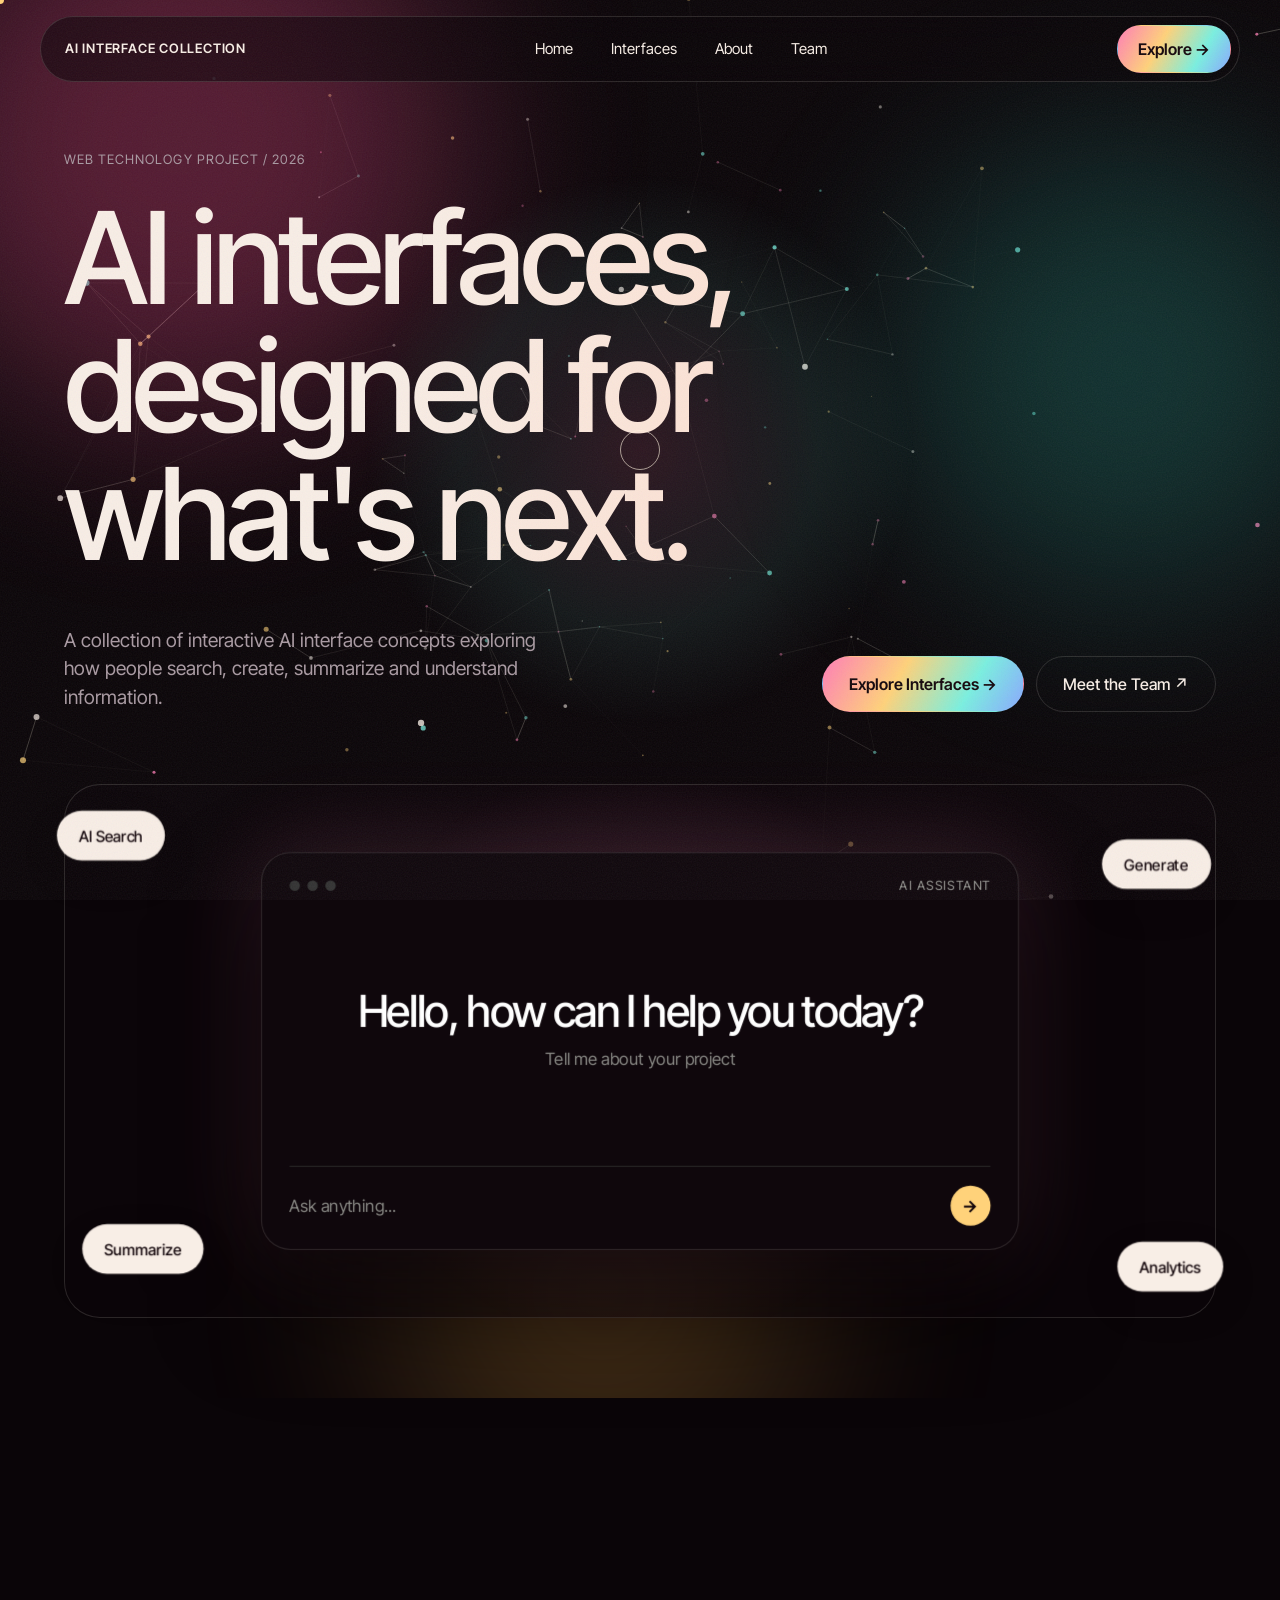
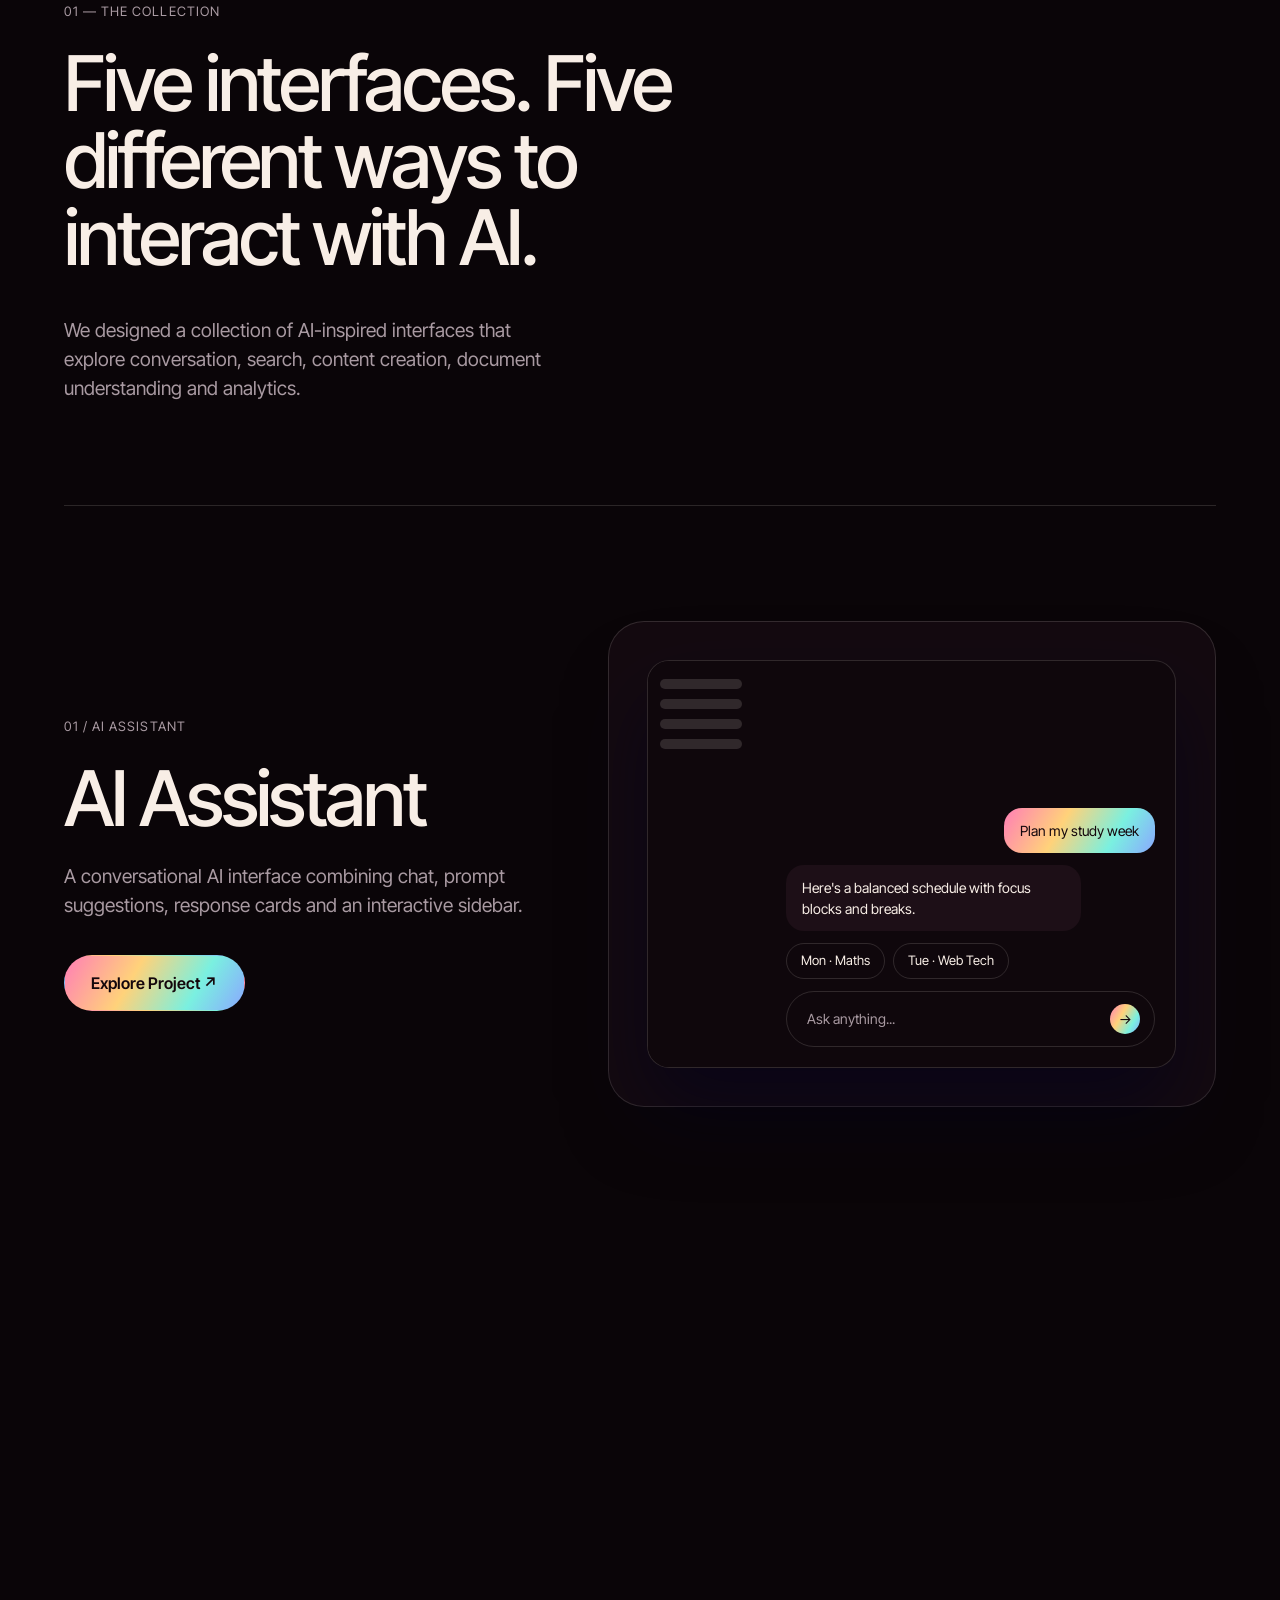
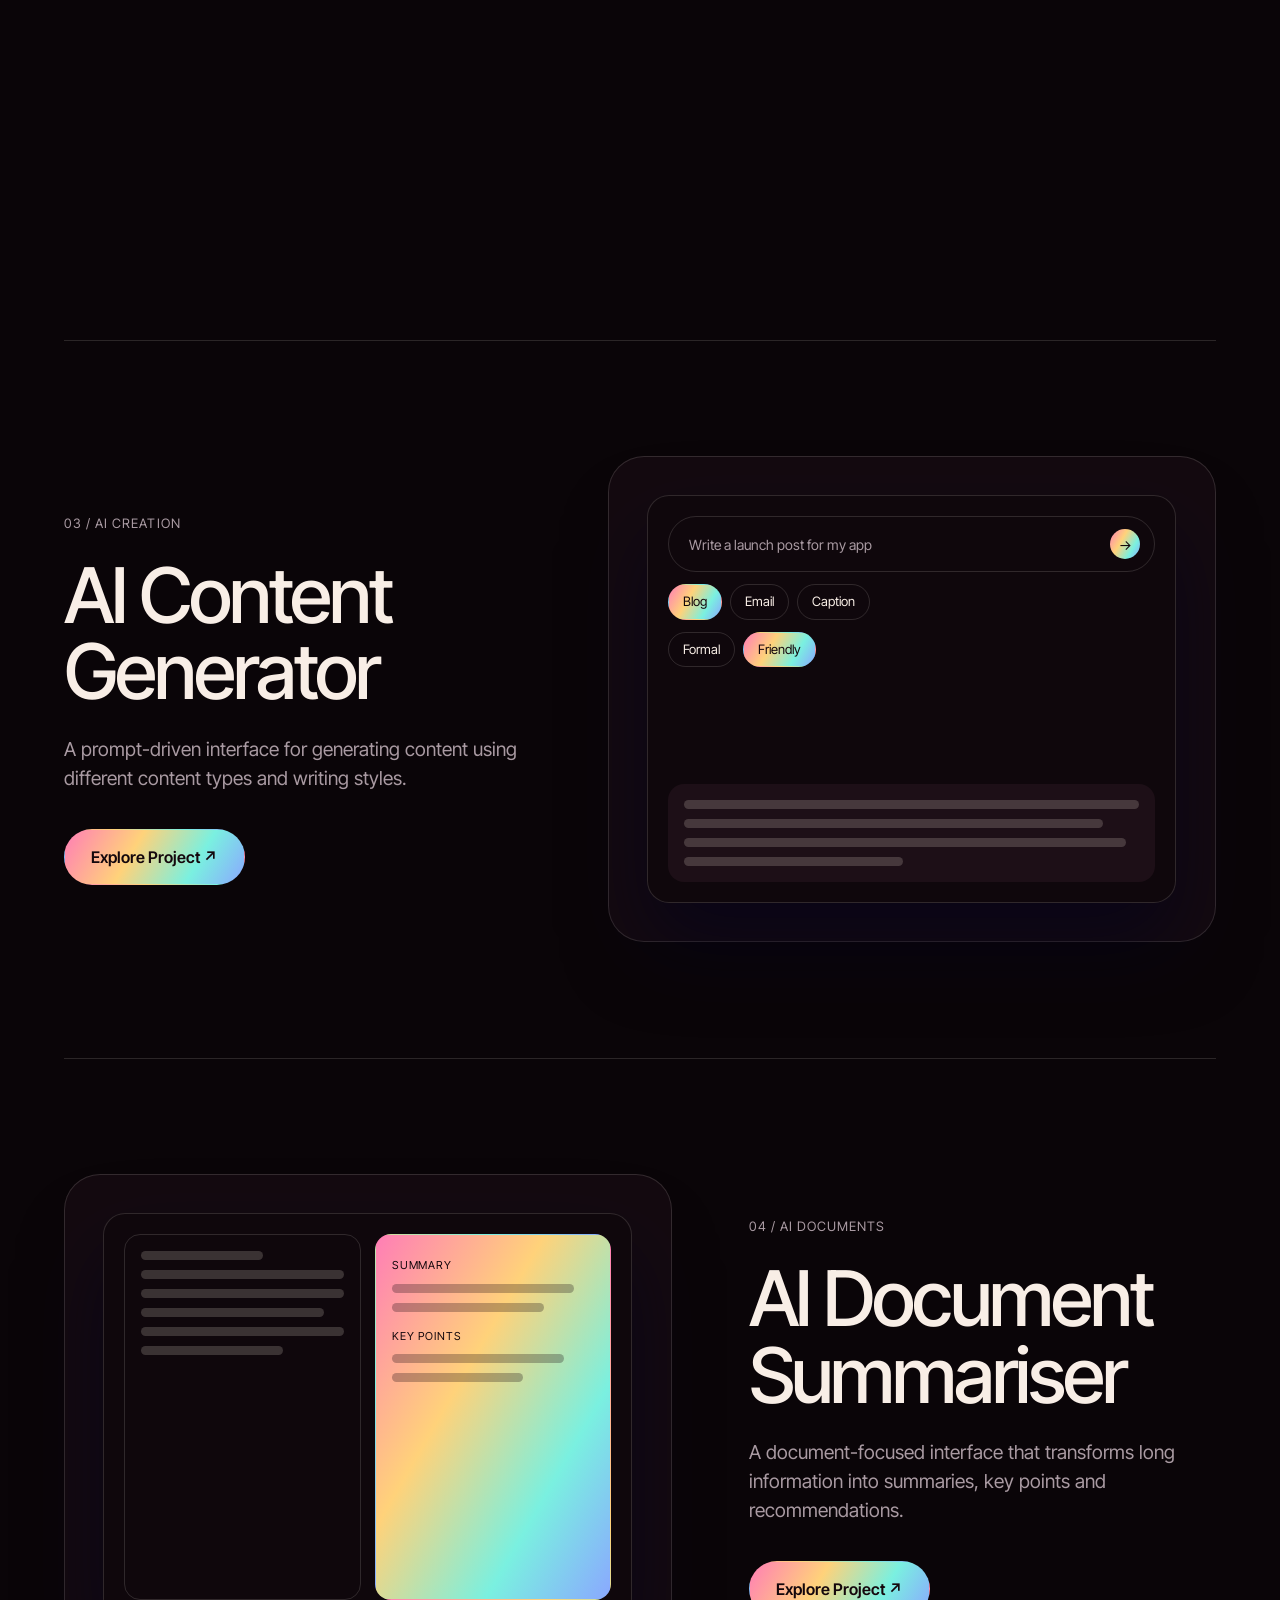
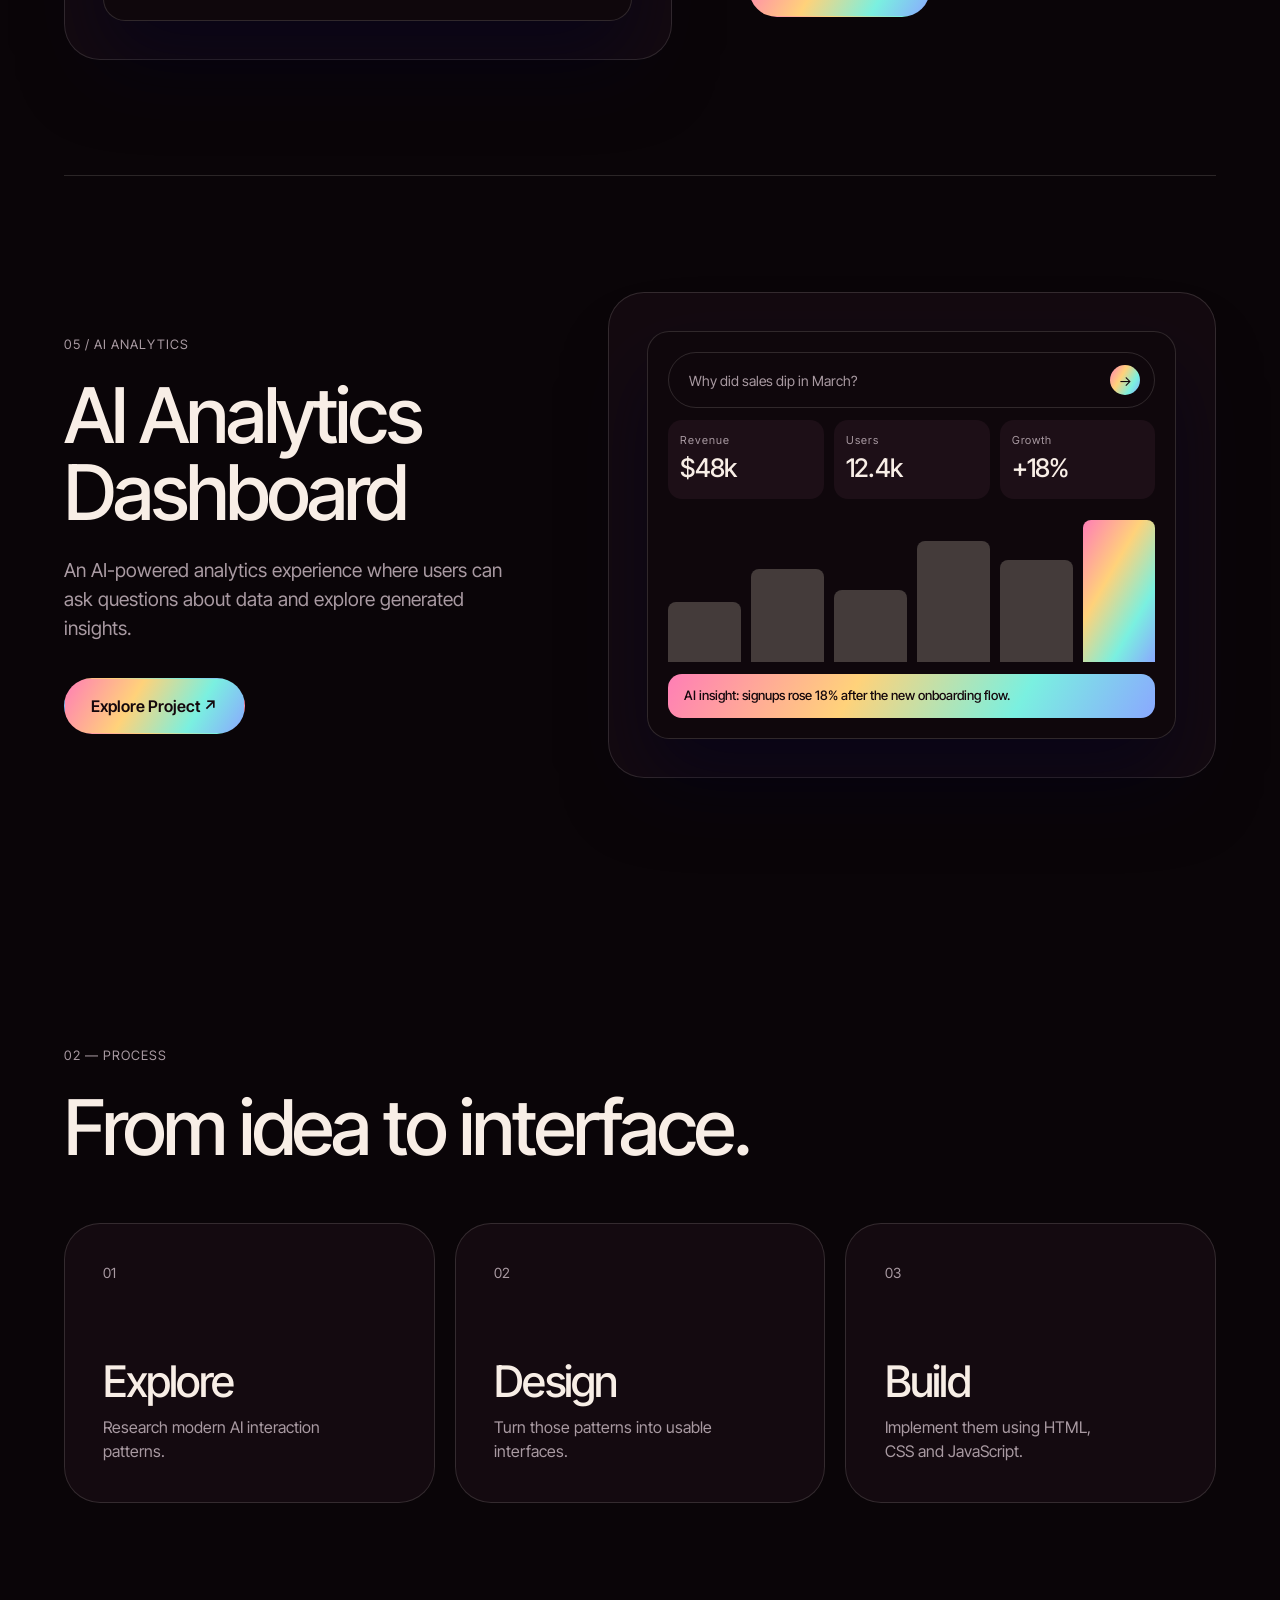
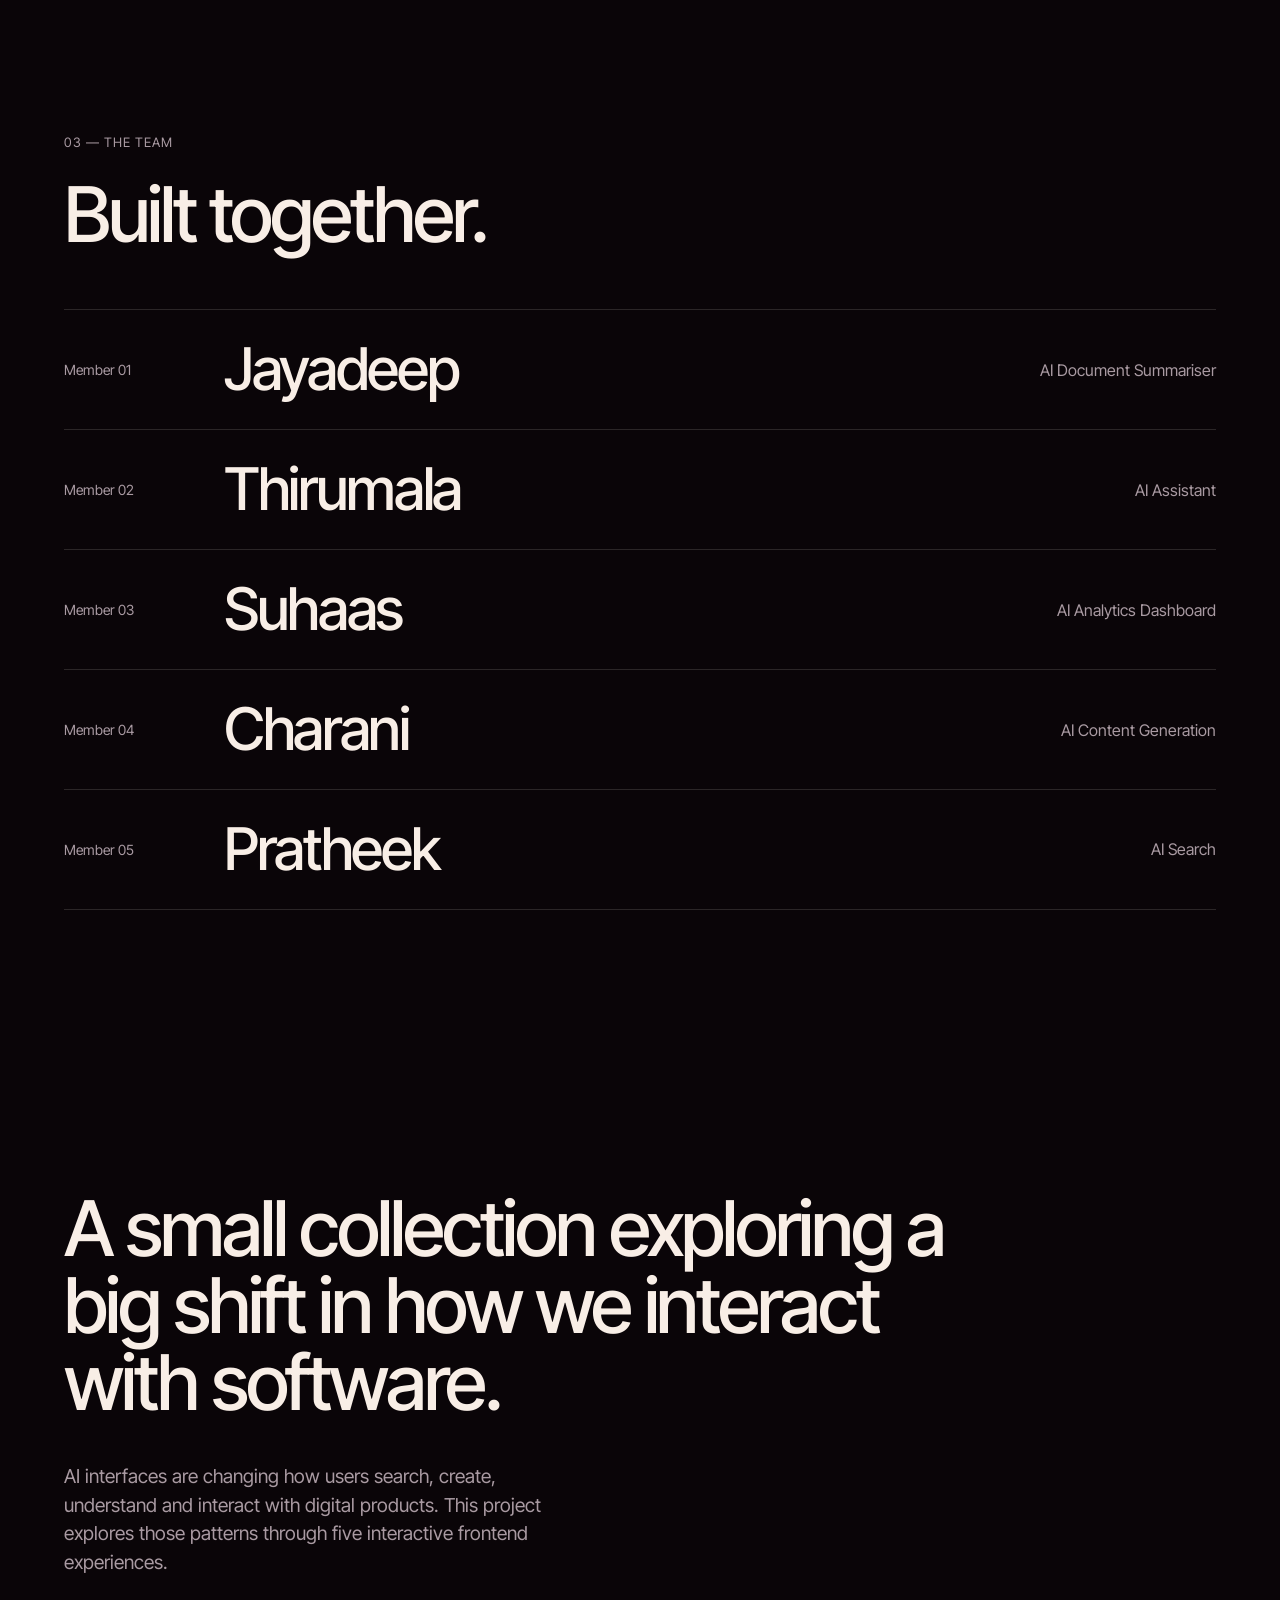
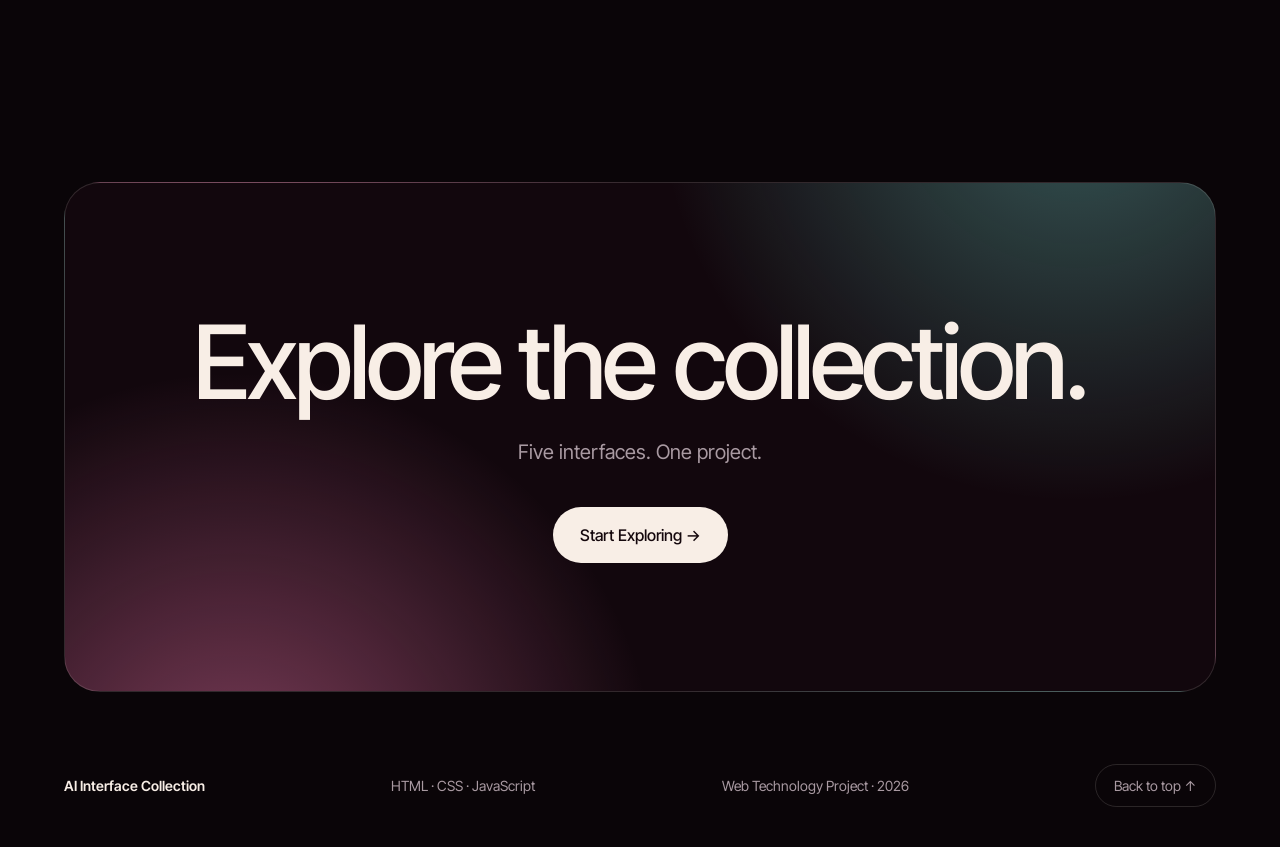
<file: index.html>
<!DOCTYPE html>
<html lang="en">
<head>
<meta charset="UTF-8">
<meta name="viewport" content="width=device-width, initial-scale=1">
<title>AI Interface Collection</title>
<link rel="preconnect" href="https://fonts.googleapis.com">
<link rel="preconnect" href="https://fonts.gstatic.com" crossorigin>
<link href="https://fonts.googleapis.com/css2?family=Inter+Tight:wght@400;500;600&display=swap" rel="stylesheet">
<link rel="stylesheet" href="style.css">
</head>
<body>
    <canvas id="bg3d"></canvas>

<!-- NAVIGATION -->
<header class="nav" id="nav">
  <a href="#home" class="logo">AI INTERFACE COLLECTION</a>
  <nav class="links" id="links">
    <a href="#home">Home</a>
    <a href="#interfaces">Interfaces</a>
    <a href="#about">About</a>
    <a href="#team">Team</a>
  </nav>
  <a href="#interfaces" class="pill">Explore →</a>
  <button class="burger" id="burger" aria-label="Open menu"><span></span><span></span></button>
</header>

<main>
<!-- HERO -->
<section class="hero" id="home">
    <div class="aurora"><i></i><i></i><i></i></div>
  <p class="label">WEB TECHNOLOGY PROJECT / 2026</p>
  <h1>AI interfaces,<br>designed for<br>what's next.</h1>
  <div class="hero-row">
    <p class="lead">A collection of interactive AI interface concepts exploring how people search, create, summarize and understand information.</p>
    <div class="btns">
      <a class="btn dark" href="#interfaces">Explore Interfaces →</a>
      <a class="btn" href="#team">Meet the Team ↗</a>
    </div>
  </div>

  <div class="stage">
    <div class="panel">
      <div class="panel-top"><i></i><i></i><i></i><span>AI ASSISTANT</span></div>
      <div class="panel-body">
        <h3>Hello, how can I help you today?</h3>
        <p>Tell me about your project</p>
      </div>
      <div class="panel-input"><span>Ask anything...</span><b>→</b></div>
    </div>
    <span class="chip c1">AI Search</span>
    <span class="chip c2">Generate</span>
    <span class="chip c3">Summarize</span>
    <span class="chip c4">Analytics</span>
  </div>
</section>

<!-- INTRO -->
<section class="intro">
  <p class="label">01 — THE COLLECTION</p>
  <h2>Five interfaces. Five different ways to interact with AI.</h2>
  <p class="lead">We designed a collection of AI-inspired interfaces that explore conversation, search, content creation, document understanding and analytics.</p>
</section>

<!-- PROJECTS -->
<section class="projects" id="interfaces">

  <article class="project rv">
    <div class="info">
      <p class="label">01 / AI ASSISTANT</p>
      <h2>AI Assistant</h2>
      <p class="lead">A conversational AI interface combining chat, prompt suggestions, response cards and an interactive sidebar.</p>
      <a class="btn dark" href="ai-assistant/index.html">Explore Project ↗</a>
    </div>
    <div class="shot"><div class="win chat">
      <aside><i></i><i></i><i></i><i></i></aside>
      <div class="col">
        <div class="bub me">Plan my study week</div>
        <div class="bub ai">Here's a balanced schedule with focus blocks and breaks.</div>
        <div class="cards"><span class="tag">Mon · Maths</span><span class="tag">Tue · Web Tech</span></div>
        <div class="field">Ask anything...<b>→</b></div>
      </div>
    </div></div>
  </article>

  <article class="project rev rv">
    <div class="info">
      <p class="label">02 / AI SEARCH</p>
      <h2>AI Search</h2>
      <p class="lead">An intelligent search experience combining autocomplete, AI-generated summaries and contextual search results.</p>
      <a class="btn dark" href="ai-search/index.html">Explore Project ↗</a>
    </div>
    <div class="shot"><div class="win">
      <div class="field">how do neural networks learn<b>⌕</b></div>
      <div class="sum"><small>AI SUMMARY</small><div class="ln" style="--w:95%"></div><div class="ln" style="--w:80%"></div><div class="ln" style="--w:60%"></div></div>
      <div class="res"><b></b><div class="ln" style="--w:70%"></div></div>
      <div class="res"><b></b><div class="ln" style="--w:55%"></div></div>
    </div></div>
  </article>

  <article class="project rv">
    <div class="info">
      <p class="label">03 / AI CREATION</p>
      <h2>AI Content Generator</h2>
      <p class="lead">A prompt-driven interface for generating content using different content types and writing styles.</p>
      <a class="btn dark" href="ai-content-generator/index.html">Explore Project ↗</a>
    </div>
    <div class="shot"><div class="win">
      <div class="field">Write a launch post for my app<b>→</b></div>
      <div class="cards"><span class="tag on">Blog</span><span class="tag">Email</span><span class="tag">Caption</span></div>
      <div class="cards"><span class="tag">Formal</span><span class="tag on">Friendly</span></div>
      <div class="out"><div class="ln" style="--w:100%"></div><div class="ln" style="--w:92%"></div><div class="ln" style="--w:97%"></div><div class="ln" style="--w:48%"></div></div>
    </div></div>
  </article>

  <article class="project rev rv">
    <div class="info">
      <p class="label">04 / AI DOCUMENTS</p>
      <h2>AI Document Summariser</h2>
      <p class="lead">A document-focused interface that transforms long information into summaries, key points and recommendations.</p>
      <a class="btn dark" href="ai-document-summariser/index.html">Explore Project ↗</a>
    </div>
    <div class="shot"><div class="win split">
      <div class="doc"><div class="ln" style="--w:60%"></div><div class="ln" style="--w:100%"></div><div class="ln" style="--w:100%"></div><div class="ln" style="--w:90%"></div><div class="ln" style="--w:100%"></div><div class="ln" style="--w:70%"></div></div>
      <div class="doc dark-doc"><small>SUMMARY</small><div class="ln" style="--w:90%"></div><div class="ln" style="--w:75%"></div><small>KEY POINTS</small><div class="ln" style="--w:85%"></div><div class="ln" style="--w:65%"></div></div>
    </div></div>
  </article>

  <article class="project rv">
    <div class="info">
      <p class="label">05 / AI ANALYTICS</p>
      <h2>AI Analytics Dashboard</h2>
      <p class="lead">An AI-powered analytics experience where users can ask questions about data and explore generated insights.</p>
      <a class="btn dark" href="ai-analytics-dashboard/index.html">Explore Project ↗</a>
    </div>
    <div class="shot"><div class="win">
      <div class="field">Why did sales dip in March?<b>→</b></div>
      <div class="stats"><div><small>Revenue</small><strong>$48k</strong></div><div><small>Users</small><strong>12.4k</strong></div><div><small>Growth</small><strong>+18%</strong></div></div>
      <div class="bars"><i style="--h:40%"></i><i style="--h:62%"></i><i style="--h:48%"></i><i style="--h:80%"></i><i style="--h:68%"></i><i class="hi" style="--h:94%"></i></div>
      <div class="insight">AI insight: signups rose 18% after the new onboarding flow.</div>
    </div></div>
  </article>
</section>

<!-- PROCESS -->
<section class="process">
  <p class="label">02 — PROCESS</p>
  <h2>From idea to interface.</h2>
  <div class="steps">
    <div class="step rv"><span>01</span><h3>Explore</h3><p>Research modern AI interaction patterns.</p></div>
    <div class="step rv"><span>02</span><h3>Design</h3><p>Turn those patterns into usable interfaces.</p></div>
    <div class="step rv"><span>03</span><h3>Build</h3><p>Implement them using HTML, CSS and JavaScript.</p></div>
  </div>
</section>

<!-- TEAM -->
<section class="team" id="team">
  <p class="label">03 — THE TEAM</p>
  <h2>Built together.</h2>
  <ul class="members">
    <li class="rv"><span>Member 01</span><h3>Jayadeep</h3><em>AI Document Summariser</em></li>
    <li class="rv"><span>Member 02</span><h3>Thirumala</h3><em>AI Assistant</em></li>
    <li class="rv"><span>Member 03</span><h3>Suhaas</h3><em>AI Analytics Dashboard</em></li>
    <li class="rv"><span>Member 04</span><h3>Charani</h3><em>AI Content Generation</em></li>
    <li class="rv"><span>Member 05</span><h3>Pratheek</h3><em>AI Search</em></li>
  </ul>
</section>

<!-- ABOUT -->
<section class="about" id="about">
  <h2>A small collection exploring a big shift in how we interact with software.</h2>
  <p class="lead">AI interfaces are changing how users search, create, understand and interact with digital products. This project explores those patterns through five interactive frontend experiences.</p>
</section>

<!-- CTA -->
<section class="cta">
  <div class="cta-box">
    <h2>Explore the collection.</h2>
    <p>Five interfaces. One project.</p>
    <button class="btn light" id="startBtn">Start Exploring →</button>
  </div>
</section>
</main>

<footer>
  <strong>AI Interface Collection</strong>
  <span>HTML · CSS · JavaScript</span>
  <span>Web Technology Project · 2026</span>
  <button id="toTop">Back to top ↑</button>
</footer>

<script src="script.js"></script>
</body>
</html>
</file>
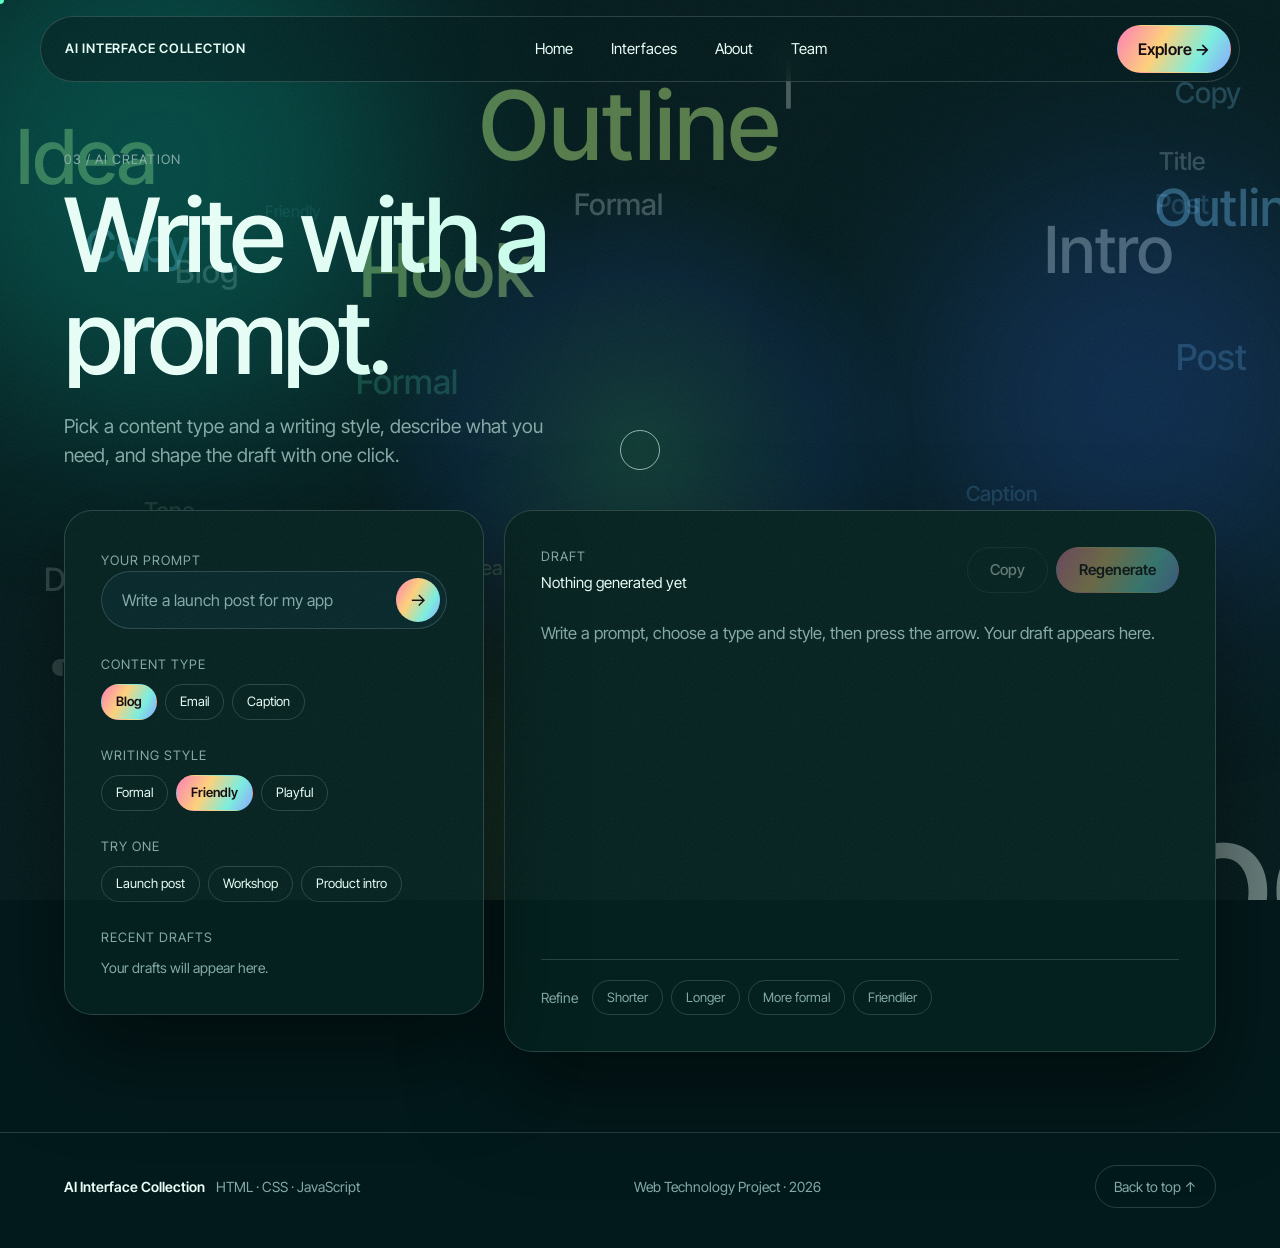
<file: ai-content-generation/index.html>
<!DOCTYPE html>
<html lang="en">
<head>
  <meta charset="UTF-8">
  <meta name="viewport" content="width=device-width, initial-scale=1">
  <title>AI Content Generator | AI Interface Collection</title>
  <link rel="preconnect" href="https://fonts.googleapis.com">
  <link rel="preconnect" href="https://fonts.gstatic.com" crossorigin>
  <link href="https://fonts.googleapis.com/css2?family=Inter+Tight:wght@400;500;600&display=swap" rel="stylesheet">
  <link rel="stylesheet" href="style.css">
</head>
<body>
  <header class="nav" id="nav">
    <a class="logo" href="../#home">AI INTERFACE COLLECTION</a>
    <nav class="links" id="links" aria-label="Main">
      <a href="../#home">Home</a>
      <a href="../#interfaces">Interfaces</a>
      <a href="../#about">About</a>
      <a href="../#team">Team</a>
    </nav>
    <a class="pill" href="../#interfaces">Explore →</a>
    <button class="burger" id="burger" aria-label="Menu"><span></span><span></span></button>
  </header>

  <canvas id="bg3d" aria-hidden="true"></canvas>
  <div class="aurora" aria-hidden="true"><i></i><i></i><i></i></div>

  <main>
    <section class="head">
      <p class="label">03 / AI CREATION</p>
      <h1>Write with a prompt.</h1>
      <p class="lead">Pick a content type and a writing style, describe what you need, and shape the draft with one click.</p>
    </section>

    <section class="studio">
      <!-- Controls -->
      <form id="gen-form" class="card controls" autocomplete="off">
        <label for="prompt" class="label">YOUR PROMPT</label>
        <div class="prompt-bar">
          <input id="prompt" type="text" placeholder="Write a launch post for my app" required>
          <button type="submit" id="generate-btn" aria-label="Generate">→</button>
        </div>

        <p class="label sub">CONTENT TYPE</p>
        <div class="tags" role="radiogroup" aria-label="Content type">
          <label><input type="radio" name="type" value="blog" checked><span>Blog</span></label>
          <label><input type="radio" name="type" value="email"><span>Email</span></label>
          <label><input type="radio" name="type" value="caption"><span>Caption</span></label>
        </div>

        <p class="label sub">WRITING STYLE</p>
        <div class="tags" role="radiogroup" aria-label="Writing style">
          <label><input type="radio" name="tone" value="formal"><span>Formal</span></label>
          <label><input type="radio" name="tone" value="friendly" checked><span>Friendly</span></label>
          <label><input type="radio" name="tone" value="playful"><span>Playful</span></label>
        </div>

        <p class="label sub">TRY ONE</p>
        <div class="tags">
          <button type="button" class="tag" data-prompt="Write a launch post for my app">Launch post</button>
          <button type="button" class="tag" data-prompt="Announce our free study workshop series">Workshop</button>
          <button type="button" class="tag" data-prompt="Introduce a reusable water bottle that keeps drinks cold">Product intro</button>
        </div>

        <div class="history">
          <p class="label sub">RECENT DRAFTS</p>
          <ul id="history-list"><li class="empty">Your drafts will appear here.</li></ul>
        </div>
      </form>

      <!-- Output -->
      <section class="card output" aria-live="polite" aria-label="Generated content">
        <div class="out-head">
          <div>
            <p class="label">DRAFT</p>
            <p id="out-meta" class="meta">Nothing generated yet</p>
          </div>
          <div class="actions">
            <button type="button" id="copy-btn" class="btn" disabled>Copy</button>
            <button type="button" id="regen-btn" class="btn dark" disabled>Regenerate</button>
          </div>
        </div>
        <article id="draft" class="draft">
          <p class="placeholder">Write a prompt, choose a type and style, then press the arrow. Your draft appears here.</p>
        </article>
        <div id="refine" class="refine" hidden>
          <span>Refine</span>
          <button type="button" class="tag" data-refine="shorter">Shorter</button>
          <button type="button" class="tag" data-refine="longer">Longer</button>
          <button type="button" class="tag" data-refine="formal">More formal</button>
          <button type="button" class="tag" data-refine="friendly">Friendlier</button>
        </div>
      </section>
    </section>
  </main>

  <footer>
    <div><strong>AI Interface Collection</strong> HTML · CSS · JavaScript</div>
    <div>Web Technology Project · 2026</div>
    <button id="toTop" type="button">Back to top ↑</button>
  </footer>

  <div id="toast" class="toast" role="status"></div>
  <script src="script.js"></script>
</body>
</html>
</file>
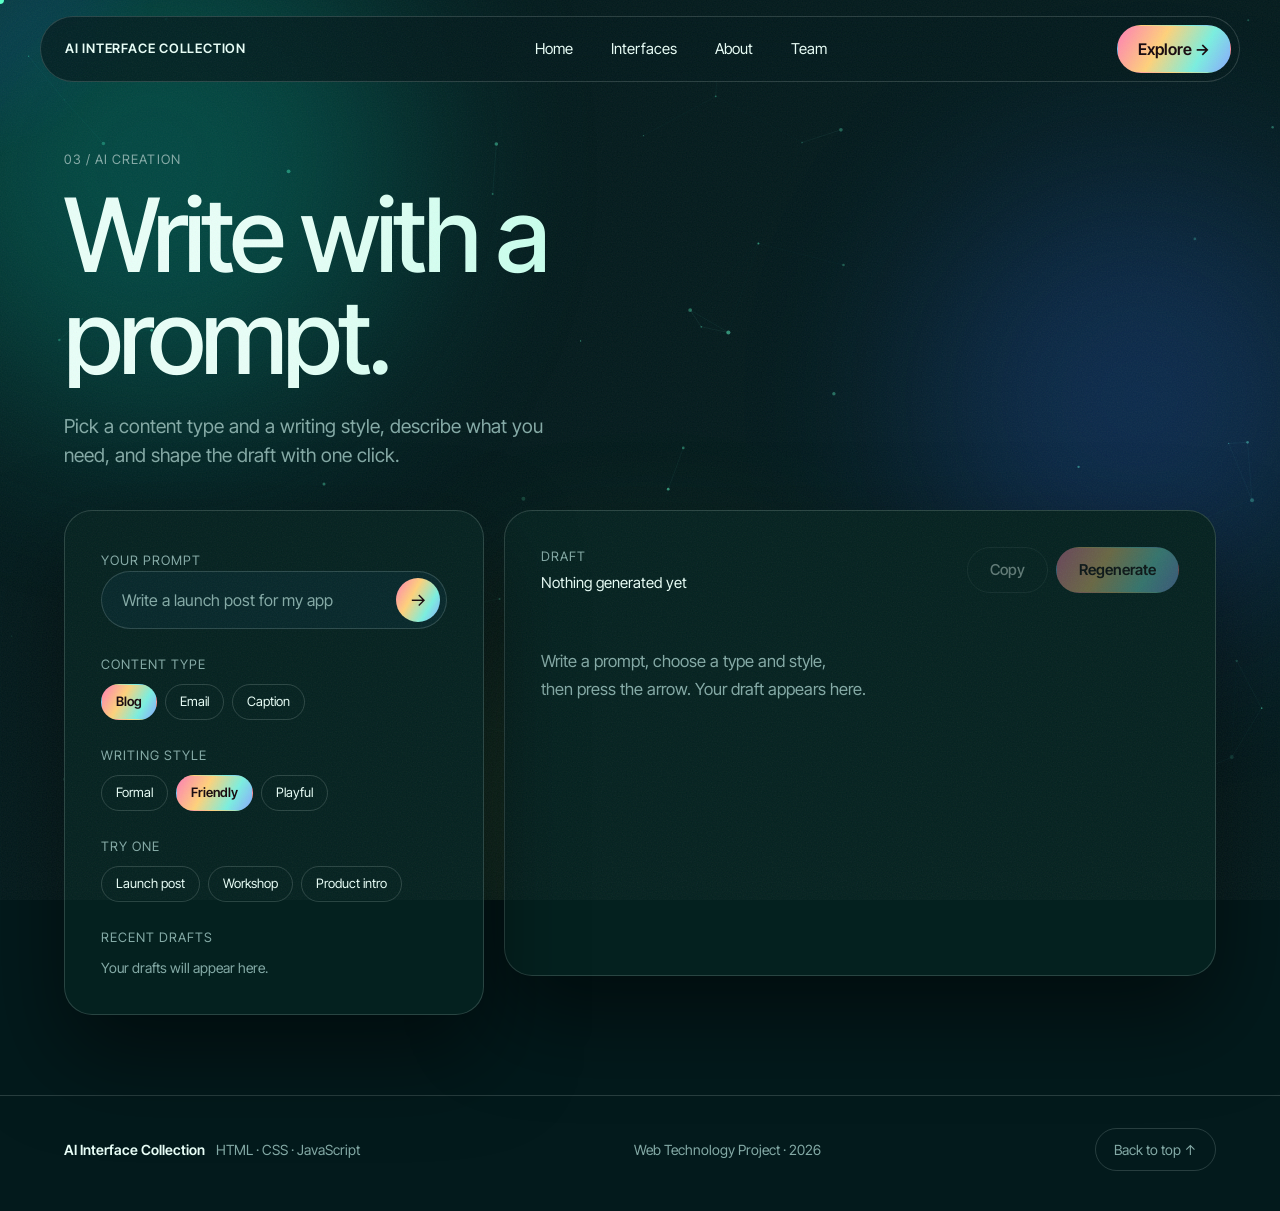
<file: ai-content-generator/index.html>
<!DOCTYPE html>
<html lang="en">
<head>
  <meta charset="UTF-8">
  <meta name="viewport" content="width=device-width, initial-scale=1">
  <title>AI Content Generator | AI Interface Collection</title>
  <link rel="preconnect" href="https://fonts.googleapis.com">
  <link rel="preconnect" href="https://fonts.gstatic.com" crossorigin>
  <link href="https://fonts.googleapis.com/css2?family=Inter+Tight:wght@400;500;600&display=swap" rel="stylesheet">
  <link rel="stylesheet" href="style.css">
</head>
<body>
  <header class="nav" id="nav">
    <a class="logo" href="../#home">AI INTERFACE COLLECTION</a>
    <nav class="links" id="links" aria-label="Main">
      <a href="../#home">Home</a>
      <a href="../#interfaces">Interfaces</a>
      <a href="../#about">About</a>
      <a href="../#team">Team</a>
    </nav>
    <a class="pill" href="../#interfaces">Explore →</a>
    <button class="burger" id="burger" aria-label="Menu">
      <span></span><span></span>
    </button>
  </header>

  <canvas id="bg3d" aria-hidden="true"></canvas>
  <div class="aurora" aria-hidden="true">
    <i></i><i></i><i></i>
  </div>

  <main>
    <section class="head">
      <p class="label">03 / AI CREATION</p>
      <h1>Write with a prompt.</h1>
      <p class="lead">
        Pick a content type and a writing style,
        describe what you need, and shape the draft
        with one click.
      </p>
    </section>

    <section class="studio">
      <form id="gen-form" class="card controls" autocomplete="off">
        <label for="prompt" class="label">YOUR PROMPT</label>
        <div class="prompt-bar">
          <input
            id="prompt"
            type="text"
            placeholder="Write a launch post for my app"
            required
          >
          <button type="submit" id="generate-btn" aria-label="Generate">
            →
          </button>
        </div>

        <p class="label sub">CONTENT TYPE</p>
        <div class="tags" role="radiogroup" aria-label="Content type">
          <label>
            <input type="radio" name="type" value="blog" checked>
            <span>Blog</span>
          </label>
          <label>
            <input type="radio" name="type" value="email">
            <span>Email</span>
          </label>
          <label>
            <input type="radio" name="type" value="caption">
            <span>Caption</span>
          </label>
        </div>

        <p class="label sub">WRITING STYLE</p>
        <div class="tags" role="radiogroup" aria-label="Writing style">
          <label>
            <input type="radio" name="tone" value="formal">
            <span>Formal</span>
          </label>
          <label>
            <input type="radio" name="tone" value="friendly" checked>
            <span>Friendly</span>
          </label>
          <label>
            <input type="radio" name="tone" value="playful">
            <span>Playful</span>
          </label>
        </div>

        <p class="label sub">TRY ONE</p>
        <div class="tags">
          <button type="button" class="tag"
            data-prompt="Write a launch post for my app">
            Launch post
          </button>
          <button type="button" class="tag"
            data-prompt="Announce our free study workshop series">
            Workshop
          </button>
          <button type="button" class="tag"
            data-prompt="Introduce a reusable water bottle that keeps drinks cold">
            Product intro
          </button>
        </div>

        <div class="history">
          <p class="label sub">RECENT DRAFTS</p>
          <ul id="history-list">
            <li class="empty">Your drafts will appear here.</li>
          </ul>
        </div>
      </form>

      <section class="card output" aria-live="polite"
        aria-label="Generated content">
        <div class="out-head">
          <div>
            <p class="label">DRAFT</p>
            <p id="out-meta" class="meta">Nothing generated yet</p>
          </div>
          <div class="actions">
            <button type="button" id="copy-btn" class="btn" disabled>
              Copy
            </button>
            <button type="button" id="regen-btn" class="btn dark" disabled>
              Regenerate
            </button>
          </div>
        </div>

        <article id="draft" class="draft">
          <p class="placeholder">
            Write a prompt, choose a type and style,
            then press the arrow. Your draft appears here.
          </p>
        </article>

        <div id="refine" class="refine" hidden>
          <span>Refine</span>
          <button type="button" class="tag" data-refine="shorter">
            Shorter
          </button>
          <button type="button" class="tag" data-refine="longer">
            Longer
          </button>
          <button type="button" class="tag" data-refine="formal">
            More formal
          </button>
          <button type="button" class="tag" data-refine="friendly">
            Friendlier
          </button>
        </div>
      </section>
    </section>
  </main>

  <footer>
    <div>
      <strong>AI Interface Collection</strong>
      HTML · CSS · JavaScript
    </div>
    <div>Web Technology Project · 2026</div>
    <button id="toTop" type="button">Back to top ↑</button>
  </footer>

  <div id="toast" class="toast" role="status"></div>
  <script src="script.js"></script>
</body>
</html>
</file>
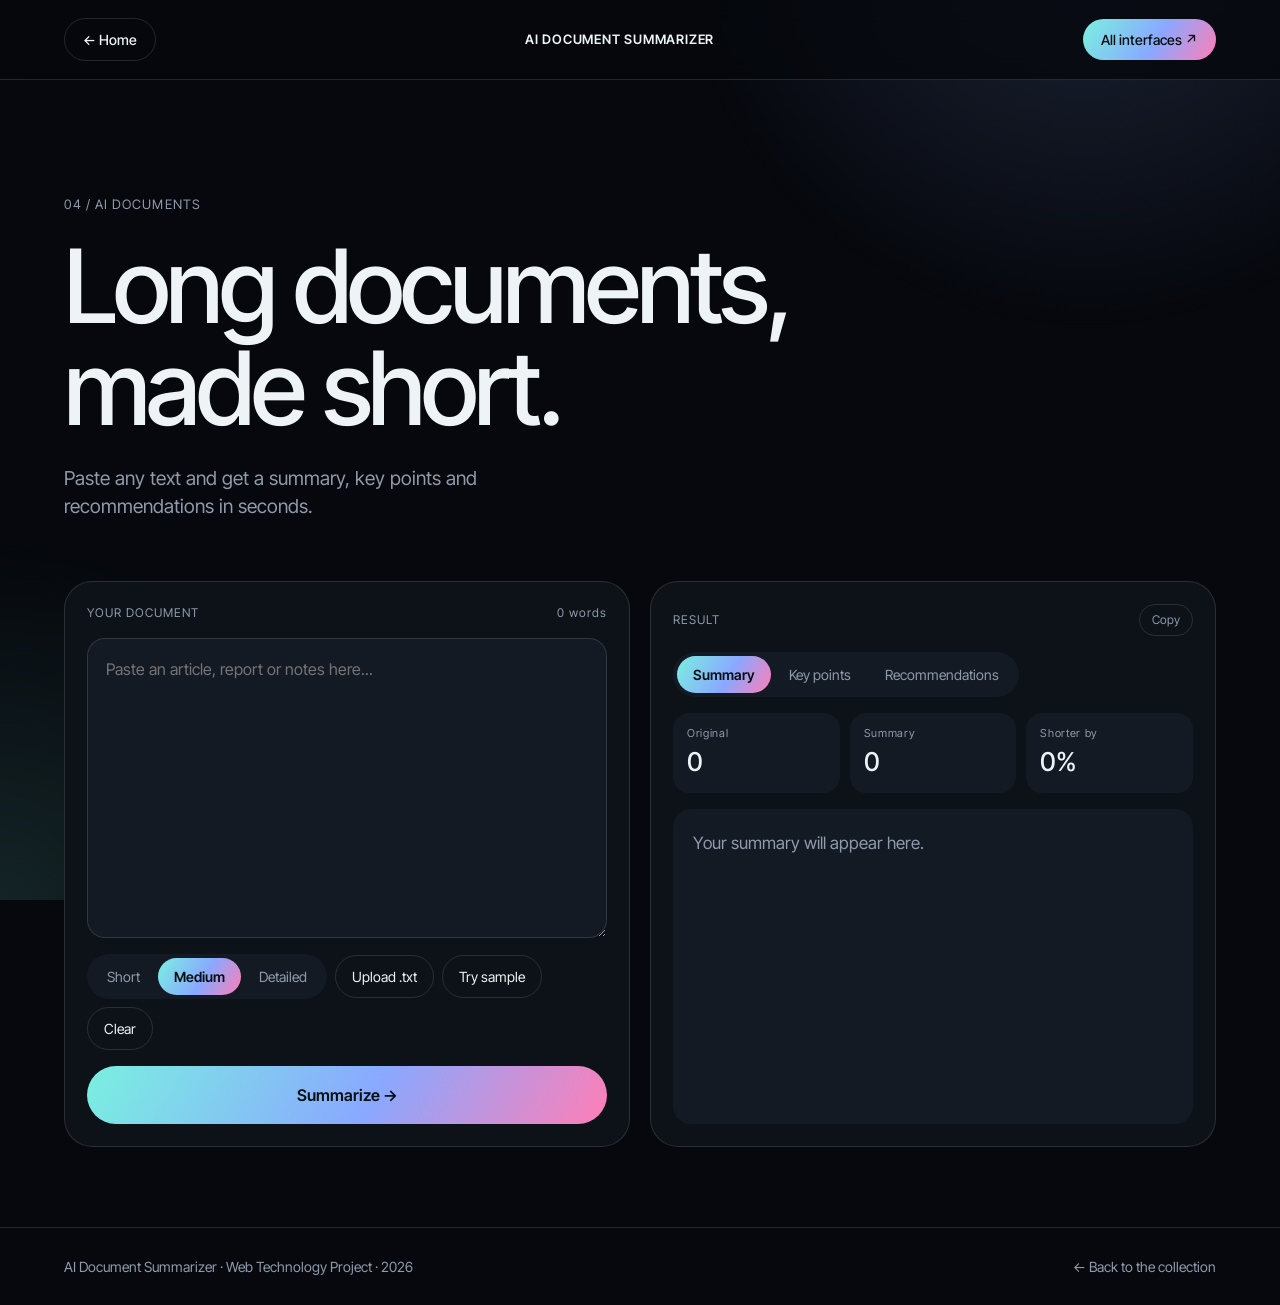
<file: ai-document-summariser/index.html>
<!DOCTYPE html>
<html lang="en">
<head>
<meta charset="UTF-8">
<meta name="viewport" content="width=device-width, initial-scale=1">
<title>AI Document Summarizer</title>
<link rel="preconnect" href="https://fonts.googleapis.com">
<link rel="preconnect" href="https://fonts.gstatic.com" crossorigin>
<link href="https://fonts.googleapis.com/css2?family=Inter+Tight:wght@400;500;600&display=swap" rel="stylesheet">
<link rel="stylesheet" href="style.css">
</head>
<body>

<!-- Top bar: links back to the main homepage -->
<header class="bar">
  <a href="../index.html" class="back">← Home</a>
  <span class="brand">AI DOCUMENT SUMMARIZER</span>
  <a href="../index.html#interfaces" class="pill">All interfaces ↗</a>
</header>

<main>
  <section class="head">
    <p class="label">04 / AI DOCUMENTS</p>
    <h1>Long documents,<br>made short.</h1>
    <p class="lead">Paste any text and get a summary, key points and recommendations in seconds.</p>
  </section>

  <section class="work">
    <!-- Input panel -->
    <div class="panel">
      <div class="panel-head"><span>YOUR DOCUMENT</span><span id="count">0 words</span></div>
      <textarea id="doc" placeholder="Paste an article, report or notes here..."></textarea>
      <div class="controls">
        <div class="seg" id="length">
          <button data-n="2">Short</button>
          <button data-n="4" class="on">Medium</button>
          <button data-n="6">Detailed</button>
        </div>
        <label class="ghost">Upload .txt<input type="file" id="file" accept=".txt" hidden></label>
        <button class="ghost" id="sample">Try sample</button>
        <button class="ghost" id="clear">Clear</button>
      </div>
      <button class="go" id="go">Summarize →</button>
    </div>

    <!-- Output panel -->
    <div class="panel">
      <div class="panel-head"><span>RESULT</span><button class="ghost mini" id="copy">Copy</button></div>
      <div class="seg" id="tabs">
        <button data-tab="summary" class="on">Summary</button>
        <button data-tab="points">Key points</button>
        <button data-tab="recs">Recommendations</button>
      </div>
      <div class="stats">
        <div><small>Original</small><strong id="s1">0</strong></div>
        <div><small>Summary</small><strong id="s2">0</strong></div>
        <div><small>Shorter by</small><strong id="s3">0%</strong></div>
      </div>
      <div class="view" id="view"><p class="empty">Your summary will appear here.</p></div>
    </div>
  </section>
</main>

<footer>
  <span>AI Document Summarizer · Web Technology Project · 2026</span>
  <a href="../index.html#interfaces">← Back to the collection</a>
</footer>

<script src="script.js"></script>
</body>
</html>
</file>
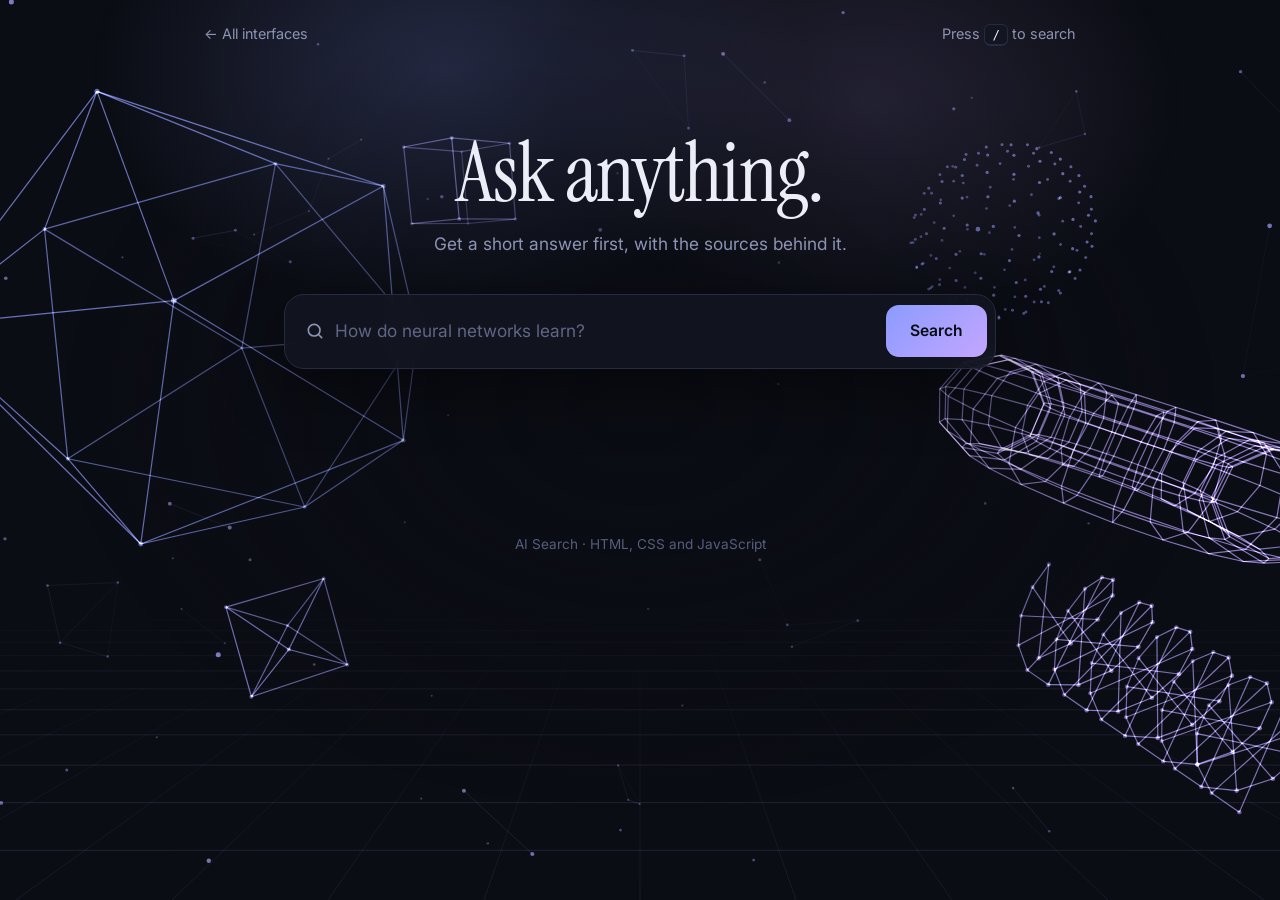
<file: ai-search/index.html>
<!DOCTYPE html>
<html lang="en">
<head>
  <meta charset="UTF-8">
  <meta name="viewport" content="width=device-width, initial-scale=1">
  <title>AI Search</title>
  <link rel="preconnect" href="https://fonts.googleapis.com">
  <link rel="preconnect" href="https://fonts.gstatic.com" crossorigin>
  <link href="https://fonts.googleapis.com/css2?family=Instrument+Serif&family=Inter:wght@400;500;600&display=swap" rel="stylesheet">
  <link rel="stylesheet" href="style.css">
</head>
<body>
  <canvas id="bg3d" aria-hidden="true"></canvas>
  <div class="glow" aria-hidden="true"></div>

  <header class="topbar">
    <a class="back" href="../index.html#interfaces">&larr; All interfaces</a>
    <span class="hint">Press <kbd>/</kbd> to search</span>
  </header>

  <main class="page">
    <section class="hero">
      <h1>Ask anything.</h1>
      <p class="lead">Get a short answer first, with the sources behind it.</p>

      <form id="searchForm" class="search" autocomplete="off">
        <svg class="icon" viewBox="0 0 24 24" width="20" height="20" fill="none" stroke="currentColor" stroke-width="2" stroke-linecap="round" aria-hidden="true"><circle cx="11" cy="11" r="7"/><path d="m20 20-3.5-3.5"/></svg>
        <input id="q" type="text" placeholder="How do neural networks learn?" aria-label="Search"
               aria-autocomplete="list" aria-controls="suggestions">
        <button type="submit">Search</button>
        <ul id="suggestions" role="listbox" hidden></ul>
      </form>

      <div class="chips" id="chips"></div>
    </section>

    <section id="output" class="output" aria-live="polite"></section>
  </main>

  <footer class="foot">AI Search &middot; HTML, CSS and JavaScript</footer>

  <script src="bg3d.js"></script>
  <script src="script.js"></script>
</body>
</html>
</file>
<file: style.css>
:root{--ink:#0a0a0a;--paper:#fff;--off:#f5f5f3;--line:#e4e4e0;--mute:#6b6b66;--acc:#4f5bff;--r:36px}
*{box-sizing:border-box;margin:0;padding:0}
html{scroll-behavior:smooth;scroll-padding-top:90px}
body{font-family:'Inter Tight',system-ui,sans-serif;background:var(--paper);color:var(--ink);line-height:1.5;-webkit-font-smoothing:antialiased}
a{color:inherit;text-decoration:none}
ul{list-style:none}
button{font:inherit;color:inherit;border:0;background:none;cursor:pointer}
:focus-visible{outline:2px solid var(--acc);outline-offset:3px}
section,footer{padding-left:clamp(20px,5vw,72px);padding-right:clamp(20px,5vw,72px)}

/* Type */
h1,h2,h3{font-weight:500;letter-spacing:-.04em;line-height:1}
h1{font-size:clamp(52px,10vw,150px)}
h2{font-size:clamp(36px,6vw,92px)}
.label{font-size:13px;letter-spacing:.08em;color:var(--mute);margin-bottom:24px}
.lead{font-size:clamp(17px,1.5vw,22px);color:var(--mute);max-width:46ch;line-height:1.5}

/* Buttons */
.btn,.pill{display:inline-flex;align-items:center;gap:8px;padding:15px 26px;border-radius:999px;border:1px solid var(--line);font-weight:500;transition:.3s}
.btn:hover{transform:translateY(-3px);border-color:var(--ink)}
.btn.dark,.pill{background:var(--ink);color:#fff;border-color:var(--ink)}
.btn.dark:hover,.pill:hover{background:var(--acc);border-color:var(--acc)}
.btn.light{background:#fff;color:var(--ink)}
.btn.light:hover{background:var(--acc);color:#fff}
.pill{padding:11px 20px}

/* Nav */
.nav{position:fixed;top:16px;left:50%;transform:translateX(-50%);width:min(1200px,calc(100% - 32px));z-index:50;display:flex;align-items:center;justify-content:space-between;gap:20px;padding:8px 8px 8px 24px;border-radius:999px;background:rgba(255,255,255,.6);backdrop-filter:blur(14px);border:1px solid transparent;transition:.35s}
.nav.scrolled{background:rgba(255,255,255,.92);border-color:var(--line);box-shadow:0 10px 40px rgba(0,0,0,.08);top:10px}
.logo{font-weight:600;font-size:13px;letter-spacing:.06em}
.links{display:flex;gap:6px}
.links a{padding:9px 16px;border-radius:999px;font-size:15px;transition:.25s}
.links a:hover{background:var(--off)}
.burger{display:none;width:44px;height:44px;border-radius:50%;background:var(--ink);position:relative}
.burger span{position:absolute;left:14px;width:16px;height:2px;background:#fff;transition:.3s}
.burger span:first-child{top:17px}.burger span:last-child{top:25px}
.burger.open span:first-child{top:21px;transform:rotate(45deg)}
.burger.open span:last-child{top:21px;transform:rotate(-45deg)}

/* Hero */
.hero{min-height:100vh;padding-top:150px;padding-bottom:80px}
.hero-row{display:flex;justify-content:space-between;align-items:flex-end;gap:32px;flex-wrap:wrap;margin-top:48px}
.btns{display:flex;gap:12px;flex-wrap:wrap}
.stage{position:relative;margin-top:72px;background:var(--off);border-radius:var(--r);padding:clamp(24px,6vw,80px);display:grid;place-items:center}
.panel{width:min(720px,100%);background:var(--ink);color:#fff;border-radius:28px;padding:22px 26px;box-shadow:0 40px 90px rgba(0,0,0,.25);animation:float 7s ease-in-out infinite}
.panel-top{display:flex;gap:7px;align-items:center;font-size:12px;letter-spacing:.08em;color:#9a9a96}
.panel-top i{width:10px;height:10px;border-radius:50%;background:#333}
.panel-top span{margin-left:auto}
.panel-body{padding:clamp(40px,7vw,90px) 0;text-align:center}
.panel-body h3{font-size:clamp(24px,3.4vw,42px)}
.panel-body p{color:#8a8a86;margin-top:12px}
.panel-input{display:flex;justify-content:space-between;align-items:center;border-top:1px solid #2a2a2a;padding-top:18px;color:#8a8a86}
.panel-input b{width:38px;height:38px;border-radius:50%;background:var(--acc);color:#fff;display:grid;place-items:center}
.chip{position:absolute;background:#fff;padding:12px 20px;border-radius:999px;font-size:14px;font-weight:500;box-shadow:0 14px 40px rgba(0,0,0,.1);transition:.4s;animation:float 6s ease-in-out infinite}
.chip:hover{transform:scale(1.1) rotate(-3deg);background:var(--acc);color:#fff}
.c1{top:9%;left:4%}.c2{top:14%;right:5%;animation-delay:-2s}.c3{bottom:12%;left:6%;animation-delay:-4s}.c4{bottom:9%;right:4%;animation-delay:-1s}
@keyframes float{50%{transform:translateY(-10px)}}

/* Intro / About */
.intro,.about{padding-top:clamp(100px,16vw,240px);padding-bottom:clamp(60px,8vw,120px)}
.intro h2,.about h2{max-width:16ch;margin-bottom:40px}
.about h2{max-width:20ch}

/* Projects */
.project{display:grid;grid-template-columns:1fr 1.3fr;gap:clamp(32px,6vw,96px);align-items:center;padding:clamp(60px,9vw,140px) 0;border-top:1px solid var(--line)}
.project.rev{grid-template-columns:1.3fr 1fr}
.project.rev .info{order:2}
.info h2{margin-bottom:24px}
.info .lead{margin-bottom:36px}
.shot{background:var(--off);border-radius:var(--r);padding:clamp(18px,3vw,44px);aspect-ratio:5/4;transition:.5s cubic-bezier(.2,.8,.2,1)}
.project:hover .shot{transform:scale(1.02);background:#ecece9}
.win{height:100%;background:#fff;border:1px solid var(--line);border-radius:22px;box-shadow:0 24px 60px rgba(0,0,0,.07);padding:20px;display:flex;flex-direction:column;gap:12px;overflow:hidden}
.field{display:flex;justify-content:space-between;align-items:center;border:1px solid var(--line);border-radius:999px;padding:12px 14px 12px 20px;font-size:14px;color:var(--mute)}
.field b{width:30px;height:30px;border-radius:50%;background:var(--ink);color:#fff;display:grid;place-items:center;font-weight:400}
.ln{height:9px;border-radius:5px;background:var(--line);width:var(--w,100%)}
.tag{padding:7px 14px;border-radius:999px;border:1px solid var(--line);font-size:13px}
.tag.on{background:var(--ink);color:#fff;border-color:var(--ink)}
.cards{display:flex;gap:8px;flex-wrap:wrap}
small{font-size:11px;letter-spacing:.08em;color:var(--mute)}
/* chat */
.chat{flex-direction:row;padding:0}
.chat aside{width:20%;background:var(--off);padding:18px 12px;display:flex;flex-direction:column;gap:10px}
.chat aside i{height:10px;border-radius:5px;background:var(--line)}
.chat .col{flex:1;padding:20px;display:flex;flex-direction:column;gap:12px;justify-content:flex-end}
.bub{padding:12px 16px;border-radius:18px;font-size:14px;max-width:80%}
.bub.me{align-self:flex-end;background:var(--ink);color:#fff}
.bub.ai{background:var(--off)}
/* search */
.sum{background:var(--off);border-radius:16px;padding:16px;display:flex;flex-direction:column;gap:9px}
.sum small{color:var(--acc)}
.res{display:flex;gap:12px;align-items:center;padding:6px 4px}
.res b{width:34px;height:34px;border-radius:10px;background:var(--line);flex:none}
.res .ln{flex:1;width:auto;max-width:var(--w)}
/* generator */
.out{margin-top:auto;display:flex;flex-direction:column;gap:10px;padding:16px;border-radius:16px;background:var(--off)}
/* summarizer */
.split{flex-direction:row;gap:14px}
.doc{flex:1;border:1px solid var(--line);border-radius:16px;padding:16px;display:flex;flex-direction:column;gap:10px}
.dark-doc{background:var(--ink);border-color:var(--ink)}
.dark-doc .ln{background:#333}
.dark-doc small{color:#9a9a96;margin-top:6px}
/* analytics */
.stats{display:grid;grid-template-columns:repeat(3,1fr);gap:10px}
.stats div{background:var(--off);border-radius:14px;padding:12px}
.stats small{display:block}
.stats strong{font-size:clamp(18px,2vw,26px);font-weight:500;letter-spacing:-.03em}
.bars{flex:1;display:flex;align-items:flex-end;gap:10px;min-height:70px}
.bars i{flex:1;height:var(--h);background:var(--line);border-radius:8px 8px 0 0;transition:.4s}
.bars i.hi{background:var(--acc)}
.project:hover .bars i{background:#cfcfca}.project:hover .bars i.hi{background:var(--acc)}
.insight{background:var(--ink);color:#fff;border-radius:14px;padding:12px 16px;font-size:13px}

/* Process */
.process,.team{padding-top:clamp(80px,12vw,180px);padding-bottom:clamp(40px,6vw,80px)}
.process h2,.team h2{margin-bottom:56px}
.steps{display:grid;grid-template-columns:repeat(3,1fr);gap:20px}
.step{background:var(--off);border-radius:var(--r);padding:clamp(28px,3vw,44px);min-height:280px;display:flex;flex-direction:column;transition:.4s}
.step:hover{background:var(--ink);color:#fff;transform:translateY(-6px)}
.step span{font-size:14px;color:var(--mute);margin-bottom:auto}
.step h3{font-size:clamp(30px,3.4vw,48px);margin:60px 0 12px}
.step p{color:var(--mute);max-width:26ch}

/* Team */
.members li{display:grid;grid-template-columns:1fr 2fr 1.3fr;align-items:baseline;gap:20px;padding:30px 0;border-top:1px solid var(--line);transition:.35s}
.members li:last-child{border-bottom:1px solid var(--line)}
.members li:hover{padding-left:20px;color:var(--acc)}
.members span{font-size:14px;color:var(--mute)}
.members h3{font-size:clamp(28px,4.6vw,68px)}
.members em{font-style:normal;color:var(--mute);text-align:right}

/* CTA */
.cta{padding-top:clamp(60px,8vw,120px);padding-bottom:40px}
.cta-box{background:var(--ink);color:#fff;border-radius:var(--r);padding:clamp(60px,10vw,160px) clamp(24px,5vw,80px);text-align:center}
.cta-box h2{font-size:clamp(40px,8vw,120px);margin-bottom:24px}
.cta-box p{color:#8a8a86;font-size:20px;margin-bottom:40px}

/* Footer */
footer{display:flex;justify-content:space-between;align-items:center;gap:20px;flex-wrap:wrap;padding-top:32px;padding-bottom:40px;font-size:14px;color:var(--mute)}
footer strong{color:var(--ink);font-weight:600}
footer button{padding:10px 18px;border:1px solid var(--line);border-radius:999px;transition:.3s}
footer button:hover{background:var(--ink);color:#fff}

/* Reveal */
.rv{opacity:0;transform:translateY(32px);transition:opacity .9s ease,transform .9s cubic-bezier(.2,.8,.2,1)}
.rv.in{opacity:1;transform:none}

/* Tablet */
@media(max-width:1000px){
  .project,.project.rev{grid-template-columns:1fr}
  .project.rev .info{order:0}
  .steps{grid-template-columns:1fr}
  .step{min-height:220px}
  .members li{grid-template-columns:1fr 1fr}
  .members h3{grid-column:1/-1;order:2}
  .members em{text-align:right}
}
/* Mobile */
@media(max-width:700px){
  .burger{display:block}
  .pill{display:none}
  .links{position:absolute;top:calc(100% + 8px);left:0;right:0;flex-direction:column;background:#fff;border:1px solid var(--line);border-radius:28px;padding:12px;box-shadow:0 20px 50px rgba(0,0,0,.12);display:none}
  .links.open{display:flex}
  .links a{padding:14px 16px;font-size:18px}
  .hero{padding-top:120px}
  .chip{display:none}
  footer{flex-direction:column;align-items:flex-start}
  .shot{aspect-ratio:auto;min-height:340px}
}
@media(prefers-reduced-motion:reduce){
  *{animation:none!important;transition:none!important;scroll-behavior:auto!important}
  .rv{opacity:1;transform:none}
}
/* ===== Klein Voltage palette + 3D background (edit colors here only) ===== */
:root{
  --paper:#1024ff; --ink:#fff4e0; --off:#0b16c4; --line:rgba(255,244,224,.22); --mute:#b8bfff;
  --acc:#d6ff3d; --hot:#ff5b1f;
  --card:#050a3f; --card2:#0a1260; --on-acc:#0a0f3a;
  --grad:linear-gradient(135deg,#d6ff3d 0%,#ffb13d 55%,#ff5b1f 100%);
}
body{background:var(--paper)}
#bg3d{position:fixed;inset:0;width:100%;height:100%;z-index:-1;pointer-events:none}

/* Nav + buttons */
.nav{background:color-mix(in srgb,var(--paper) 55%,transparent);border-color:var(--line)}
.nav.scrolled{background:color-mix(in srgb,var(--paper) 90%,transparent);box-shadow:0 10px 40px rgba(0,0,40,.4)}
.links a:hover{background:var(--off)}
.burger{background:var(--acc)}
.burger span{background:var(--on-acc)}
.btn{color:var(--ink)}
.btn.dark,.pill{background:var(--grad);border-color:transparent;color:var(--on-acc);font-weight:600}
.btn.dark:hover,.pill:hover{background:var(--grad);filter:brightness(1.08);box-shadow:0 12px 40px rgba(214,255,61,.4)}
.btn.light{background:var(--ink);color:var(--on-acc)}
.btn.light:hover{background:var(--acc)}
footer button:hover{background:var(--acc);color:var(--on-acc);border-color:transparent}

/* Hero glows */
.hero{position:relative;isolation:isolate}
.aurora{position:absolute;inset:0;z-index:-1;overflow:hidden;pointer-events:none}
.aurora i{position:absolute;border-radius:50%;filter:blur(100px);opacity:.35;translate:calc(var(--ax,0)*50px) calc(var(--ay,0)*50px);animation:drift 14s ease-in-out infinite alternate}
.aurora i:nth-child(1){width:44vw;height:44vw;left:-8%;top:-10%;background:#ff5b1f}
.aurora i:nth-child(2){width:36vw;height:36vw;right:-6%;top:10%;background:#d6ff3d;opacity:.22;animation-delay:-5s}
.aurora i:nth-child(3){width:34vw;height:34vw;left:30%;bottom:-8%;background:#00d9ff;opacity:.3;animation-delay:-9s}
@keyframes drift{to{transform:translate(6vw,4vw) scale(1.15)}}

/* 3D hero stage: panel and chips sit at different depths */
.stage{background:color-mix(in srgb,var(--card) 45%,transparent);border:1px solid var(--line);transform-style:preserve-3d;transform:perspective(1400px) rotateX(var(--rx,0deg)) rotateY(var(--ry,0deg));transition:transform .2s ease-out}
.stage::before{content:"";position:absolute;inset:0;border-radius:inherit;pointer-events:none;background:radial-gradient(500px circle at var(--mx,50%) var(--my,50%),rgba(214,255,61,.16),transparent 60%)}
.panel{background:var(--card);border:1px solid var(--line);transform:translateZ(70px);animation:bob 7s ease-in-out infinite;box-shadow:0 50px 100px rgba(0,0,30,.6),0 0 90px rgba(214,255,61,.15)}
.panel-input b{background:var(--acc);color:var(--on-acc)}
.chip{background:var(--ink);color:var(--on-acc);border:0;transform:translateZ(130px);animation:bob 6s ease-in-out infinite}
.chip:hover{background:var(--acc);transform:translateZ(170px) scale(1.1)}
@keyframes bob{50%{translate:0 -12px}}

/* 3D project previews with glare */
.shot{position:relative;transform-style:preserve-3d;will-change:transform;background:var(--off);border:1px solid var(--line)}
.project:hover .shot{background:var(--card2)}
.shot .win{background:var(--card);border-color:var(--line);transform:translateZ(45px);box-shadow:0 40px 80px rgba(0,0,30,.55)}
.shot::after{content:"";position:absolute;inset:0;border-radius:inherit;pointer-events:none;opacity:0;transition:opacity .3s;transform:translateZ(90px);background:radial-gradient(380px circle at var(--gx,50%) var(--gy,50%),rgba(255,244,224,.18),transparent 60%)}
.shot:hover::after{opacity:1}

/* Mock interface colors */
.ln{background:rgba(255,244,224,.18)}
.chat aside{background:#030733}
.bub.ai,.sum,.out,.stats div,.res b{background:var(--card2)}
.field b,.tag.on,.bub.me{background:var(--acc);color:var(--on-acc);border-color:transparent}
.dark-doc{background:var(--acc);border-color:var(--acc)}
.dark-doc .ln{background:rgba(10,15,58,.3)}
.dark-doc small{color:var(--on-acc)}
.insight{background:var(--acc);color:var(--on-acc);font-weight:500}
.bars i,.project:hover .bars i{background:rgba(255,244,224,.22)}
.bars i.hi,.project:hover .bars i.hi{background:var(--grad)}

/* Process cards + CTA */
.step{background:var(--off);border:1px solid var(--line);transform-style:preserve-3d}
.step:hover{background:var(--acc);color:var(--on-acc)}
.step:hover p,.step:hover span{color:rgba(10,15,58,.7)}
.step.rv.in{transition:transform .15s ease-out,background .4s,color .4s,opacity .9s}
.cta-box{background:var(--acc);color:var(--on-acc)}
.cta-box p{color:rgba(10,15,58,.7)}
.cta-box .btn.light{background:var(--on-acc);color:var(--ink)}
.cta-box .btn.light:hover{background:var(--ink);color:var(--on-acc)}

/* Cursor: dot, ring and page-wide glow */
.glow{position:fixed;top:0;left:0;width:560px;height:560px;margin:-280px 0 0 -280px;border-radius:50%;pointer-events:none;z-index:-1;background:radial-gradient(circle,rgba(214,255,61,.14),rgba(255,91,31,.1) 45%,transparent 70%)}
.cur,.ring{position:fixed;top:0;left:0;pointer-events:none;z-index:999;border-radius:50%}
.cur{width:8px;height:8px;margin:-4px 0 0 -4px;background:var(--acc)}
.ring{width:40px;height:40px;margin:-20px 0 0 -20px;border:1px solid rgba(255,244,224,.6);transition:width .25s,height .25s,margin .25s,background .25s,border-color .25s}
.ring.hov{width:76px;height:76px;margin:-38px 0 0 -38px;background:rgba(214,255,61,.2);border-color:var(--acc)}
@media (pointer:fine){body,a,button{cursor:none}}
@media (pointer:coarse){.cur,.ring{display:none}}
@media(max-width:700px){.links{background:var(--card);border-color:var(--line)}}
/* ===== Obsidian Foil: dark holographic palette (paste last) ===== */
:root{
  --paper:#0a0508; --ink:#f8eee6; --off:#140a10; --line:rgba(248,238,230,.14); --mute:#a99aa2;
  --acc:#ffd27a; --card:#0f070c; --card2:#1d0f17; --on-acc:#14070c;
  --grad:linear-gradient(120deg,#ff7eb6 0%,#ffd27a 38%,#7af0e0 72%,#8aa8ff 100%);
}

/* Headline: slow-moving foil shine */
h1{background:linear-gradient(100deg,#f8eee6 15%,#ffd9c7 40%,#ff9fc6 65%,#9ef5e8 90%);background-size:200% 100%;-webkit-background-clip:text;background-clip:text;color:transparent;animation:shine 9s ease-in-out infinite alternate}
@keyframes shine{to{background-position:100% 0}}

/* Film grain */
body::after{content:"";position:fixed;inset:0;pointer-events:none;z-index:998;opacity:.07;background-image:url("data:image/svg+xml,%3Csvg xmlns='http://www.w3.org/2000/svg' width='160' height='160'%3E%3Cfilter id='n'%3E%3CfeTurbulence type='fractalNoise' baseFrequency='.8' numOctaves='2'/%3E%3C/filter%3E%3Crect width='100%25' height='100%25' filter='url(%23n)'/%3E%3C/svg%3E")}

/* Glows */
.aurora i:nth-child(1){background:#ff4f93;opacity:.3}
.aurora i:nth-child(2){background:#2de2d0;opacity:.2}
.aurora i:nth-child(3){background:#ffb347;opacity:.22}
.stage::before{background:radial-gradient(500px circle at var(--mx,50%) var(--my,50%),rgba(255,126,182,.16),transparent 60%)}
.panel{box-shadow:0 50px 100px rgba(0,0,0,.7),0 0 90px rgba(255,126,182,.18)}
.glow{background:radial-gradient(circle,rgba(255,126,182,.14),rgba(122,240,224,.08) 45%,transparent 70%)}
.btn.dark:hover,.pill:hover{box-shadow:0 12px 40px rgba(255,126,182,.4)}
.ring.hov{background:rgba(255,210,122,.18)}

/* Foil surfaces */
.field b,.tag.on,.bub.me,.insight{background:var(--grad);color:var(--on-acc);border-color:transparent}
.dark-doc{background:var(--grad);border-color:transparent}
.dark-doc .ln{background:rgba(20,7,12,.28)}
.chat aside{background:var(--card)}
.chip:hover{background:var(--grad)}
.step:hover{background:var(--grad);color:var(--on-acc)}
.step:hover p,.step:hover span{color:rgba(20,7,12,.72)}

/* Final section: dark with foil light */
.cta-box{background:radial-gradient(700px circle at 15% 120%,rgba(255,126,182,.45),transparent 60%),radial-gradient(700px circle at 88% -20%,rgba(122,240,224,.35),transparent 60%),#12070d;color:var(--ink);border:1px solid var(--line)}
.cta-box p{color:var(--mute)}
.cta-box .btn.light{background:var(--ink);color:var(--on-acc)}
.cta-box .btn.light:hover{background:var(--grad);color:var(--on-acc)}
/* ===== Process cards: smooth color-flow hover ===== */
.step{position:relative;overflow:hidden;isolation:isolate;transform-style:flat;--c1:#0f625c;--c2:#17928a}
.step:nth-child(2){--c1:#7a1f4e;--c2:#b83a78}
.step:nth-child(3){--c1:#7a4210;--c2:#c77a22}

.step::before{
  content:"";position:absolute;inset:0;z-index:-1;opacity:0;
  transition:opacity .7s ease;
  background:
    radial-gradient(420px circle at var(--gx,50%) var(--gy,50%),rgba(255,255,255,.2),transparent 55%),
    linear-gradient(135deg,var(--c1),var(--c2),var(--c1));
  background-size:100% 100%,220% 220%;
  animation:flow 7s ease-in-out infinite alternate;
}
@keyframes flow{to{background-position:0 0,100% 100%}}

.step:hover::before{opacity:1}
.step:hover{background:var(--off);color:var(--ink)}
.step:hover p,.step:hover span{color:rgba(248,238,230,.85)}
.members li {
  display: grid !important;
  grid-template-columns: 140px 1fr auto !important; /* label | name | project */
  align-items: center !important;
  justify-content: start !important;
  padding-left: 0 !important;
  transform: none !important;
}

.members li h3 {
  grid-column: 2 !important;
  margin: 0 !important;
  padding: 0 !important;
  text-align: left !important;
  transform: none !important;
}

.members li span {
  grid-column: 1 !important;
  transform: none !important;
}

.members li em {
  grid-column: 3 !important;
  text-align: right !important;
}
</file>
<file: ai-content-generation/style.css>
/* AI Content Generator - "Deep Lagoon" page colours; buttons keep the home page foil gradient */
:root{
  --paper:#031a1c; --ink:#e9fff8; --off:#06272a; --line:rgba(233,255,248,.16); --mute:#84aaa6;
  --acc:#5cffc8; --card:#04211f; --card2:#0a3335; --on-acc:#14070c; --r:28px;
  --grad:linear-gradient(120deg,#ff7eb6 0%,#ffd27a 38%,#7af0e0 72%,#8aa8ff 100%);
}
*{box-sizing:border-box;margin:0;padding:0}
html{scroll-behavior:smooth}
body{font-family:'Inter Tight',system-ui,sans-serif;background:var(--paper);color:var(--ink);line-height:1.5;-webkit-font-smoothing:antialiased;min-height:100vh}
a{color:inherit;text-decoration:none}
ul{list-style:none}
button,input{font:inherit;color:inherit;border:0;background:none}
button{cursor:pointer}
:focus-visible{outline:2px solid var(--acc);outline-offset:3px}
section,footer{padding-left:clamp(20px,5vw,72px);padding-right:clamp(20px,5vw,72px)}

/* Film grain + aurora glow */
body::after{content:"";position:fixed;inset:0;pointer-events:none;z-index:998;opacity:.07;background-image:url("data:image/svg+xml,%3Csvg xmlns='http://www.w3.org/2000/svg' width='160' height='160'%3E%3Cfilter id='n'%3E%3CfeTurbulence type='fractalNoise' baseFrequency='.8' numOctaves='2'/%3E%3C/filter%3E%3Crect width='100%25' height='100%25' filter='url(%23n)'/%3E%3C/svg%3E")}
.aurora{position:fixed;inset:0;z-index:-1;overflow:hidden;pointer-events:none}
.aurora i{position:absolute;border-radius:50%;filter:blur(100px);animation:drift 14s ease-in-out infinite alternate}
.aurora i:nth-child(1){width:40vw;height:40vw;left:-8%;top:-10%;background:#00c2a8;opacity:.28}
.aurora i:nth-child(2){width:34vw;height:34vw;right:-6%;top:20%;background:#2f6bff;opacity:.22;animation-delay:-5s}
.aurora i:nth-child(3){width:32vw;height:32vw;left:35%;bottom:-12%;background:#9dff5c;opacity:.14;animation-delay:-9s}
@keyframes drift{to{transform:translate(6vw,4vw) scale(1.15)}}

/* Type */
h1{font-weight:500;letter-spacing:-.04em;line-height:1;font-size:clamp(44px,8vw,110px);max-width:12ch;margin-bottom:24px;
  background:linear-gradient(100deg,#e9fff8 15%,#b6ffe6 42%,#7ad7ff 70%,#c8ff8a 95%);background-size:200% 100%;-webkit-background-clip:text;background-clip:text;color:transparent;animation:shine 9s ease-in-out infinite alternate}
@keyframes shine{to{background-position:100% 0}}
.label{font-size:13px;letter-spacing:.08em;color:var(--mute);margin-bottom:14px}
.label.sub{margin-top:26px;margin-bottom:10px}
.lead{font-size:clamp(17px,1.5vw,21px);color:var(--mute);max-width:46ch}

/* Buttons: same as home page */
.btn,.pill{display:inline-flex;align-items:center;gap:8px;padding:15px 26px;border-radius:999px;border:1px solid var(--line);font-weight:500;transition:.3s}
.btn:hover:not(:disabled){transform:translateY(-3px);border-color:var(--ink)}
.btn.dark,.pill{background:var(--grad);border-color:transparent;color:var(--on-acc);font-weight:600}
.btn.dark:hover:not(:disabled),.pill:hover{filter:brightness(1.08);box-shadow:0 12px 40px rgba(255,126,182,.4)}
.pill{padding:11px 20px}
.btn{padding:11px 22px;font-size:15px}
.btn:disabled{opacity:.4;cursor:not-allowed}

/* Nav */
.nav{position:fixed;top:16px;left:50%;transform:translateX(-50%);width:min(1200px,calc(100% - 32px));z-index:50;display:flex;align-items:center;justify-content:space-between;gap:20px;padding:8px 8px 8px 24px;border-radius:999px;background:color-mix(in srgb,var(--paper) 55%,transparent);backdrop-filter:blur(14px);border:1px solid var(--line);transition:.35s}
.nav.scrolled{background:color-mix(in srgb,var(--paper) 90%,transparent);box-shadow:0 10px 40px rgba(0,0,0,.5);top:10px}
.logo{font-weight:600;font-size:13px;letter-spacing:.06em}
.links{display:flex;gap:6px}
.links a{padding:9px 16px;border-radius:999px;font-size:15px;transition:.25s}
.links a:hover{background:var(--off)}
.burger{display:none;width:44px;height:44px;border-radius:50%;background:var(--grad);position:relative}
.burger span{position:absolute;left:14px;width:16px;height:2px;background:var(--on-acc);transition:.3s}
.burger span:first-child{top:17px}.burger span:last-child{top:25px}
.burger.open span:first-child{top:21px;transform:rotate(45deg)}
.burger.open span:last-child{top:21px;transform:rotate(-45deg)}

/* Page head */
.head{padding-top:150px;padding-bottom:40px}

/* Studio: sticky controls left, document right */
.studio{display:grid;grid-template-columns:minmax(300px,420px) 1fr;gap:20px;padding-bottom:80px;align-items:start}
.card{background:var(--card);border:1px solid var(--line);border-radius:var(--r);padding:clamp(22px,3vw,36px);box-shadow:0 40px 90px rgba(0,0,0,.5)}
.controls{position:sticky;top:90px}

.prompt-bar{display:flex;gap:10px;align-items:center;border:1px solid var(--line);border-radius:999px;padding:6px 6px 6px 20px;background:var(--off);transition:.3s}
.prompt-bar:focus-within{border-color:var(--acc)}
.prompt-bar input{flex:1;min-width:0;padding:10px 0;outline:none}
.prompt-bar input::placeholder{color:var(--mute)}
#generate-btn{width:44px;height:44px;flex:none;border-radius:50%;background:var(--grad);color:var(--on-acc);font-size:18px;transition:.3s}
#generate-btn:hover:not(:disabled){filter:brightness(1.08);box-shadow:0 8px 30px rgba(255,126,182,.4)}
#generate-btn:disabled{opacity:.5;cursor:progress}

/* Tags (chips) */
.tags{display:flex;flex-wrap:wrap;gap:8px}
.tags input{position:absolute;opacity:0}
.tag,.tags span{display:inline-block;padding:7px 14px;border-radius:999px;border:1px solid var(--line);font-size:13px;cursor:pointer;transition:.25s}
.tag:hover,.tags span:hover{border-color:var(--ink)}
.tags input:checked + span{background:var(--grad);color:var(--on-acc);border-color:transparent;font-weight:600}
.tags input:focus-visible + span{outline:2px solid var(--acc);outline-offset:3px}

.history ul li button{width:100%;text-align:left;padding:10px 0;border-bottom:1px solid var(--line);transition:.3s}
.history ul li button:hover{padding-left:10px;color:var(--acc)}
.history small{display:block;color:var(--mute);font-size:12px}
.history .empty{color:var(--mute);font-size:14px}

/* Output */
.out-head{display:flex;justify-content:space-between;align-items:flex-start;gap:12px;flex-wrap:wrap;margin-bottom:24px}
.out-head .label{margin-bottom:6px}
.meta{font-size:15px}
.actions{display:flex;gap:8px}
.draft{min-height:320px;max-width:62ch;font-size:clamp(16px,1.3vw,19px);line-height:1.7}
.draft h3{font-weight:500;letter-spacing:-.03em;line-height:1.1;font-size:clamp(28px,3.4vw,46px);margin-bottom:20px}
.draft p{margin-bottom:1em;white-space:pre-line}
.draft .placeholder{color:var(--mute)}
.draft.writing::after{content:"";display:inline-block;width:8px;height:1.1em;margin-left:2px;background:var(--grad);vertical-align:text-bottom;animation:blink 1s steps(2) infinite}
@keyframes blink{50%{opacity:0}}
.refine{display:flex;flex-wrap:wrap;align-items:center;gap:8px;margin-top:20px;padding-top:20px;border-top:1px solid var(--line);color:var(--mute);font-size:14px}
.refine span{margin-right:6px}

/* Footer + toast */
footer{display:flex;justify-content:space-between;align-items:center;gap:20px;flex-wrap:wrap;padding-top:32px;padding-bottom:40px;font-size:14px;color:var(--mute);border-top:1px solid var(--line)}
footer strong{color:var(--ink);font-weight:600;margin-right:8px}
footer button{padding:10px 18px;border:1px solid var(--line);border-radius:999px;transition:.3s}
footer button:hover{background:var(--grad);color:var(--on-acc);border-color:transparent}
.toast{position:fixed;left:50%;bottom:24px;transform:translate(-50%,16px);background:var(--grad);color:var(--on-acc);font-weight:600;padding:10px 20px;border-radius:999px;opacity:0;pointer-events:none;transition:.25s;z-index:60}
.toast.show{opacity:1;transform:translate(-50%,0)}

@media(max-width:900px){
  .studio{grid-template-columns:1fr}
  .controls{position:static}
}
@media(max-width:700px){
  .burger{display:block}
  .pill{display:none}
  .links{position:absolute;top:calc(100% + 8px);left:0;right:0;flex-direction:column;background:var(--card);border:1px solid var(--line);border-radius:28px;padding:12px;display:none}
  .links.open{display:flex}
  .links a{padding:14px 16px;font-size:18px}
  .head{padding-top:120px}
}
@media(prefers-reduced-motion:reduce){
  *{animation:none!important;transition:none!important;scroll-behavior:auto!important}
}

/* 3D canvas background + cursor (same behaviour as home page, new colours) */
#bg3d{position:fixed;inset:0;width:100%;height:100%;z-index:-1;pointer-events:none}
.glow{position:fixed;top:0;left:0;width:560px;height:560px;margin:-280px 0 0 -280px;border-radius:50%;pointer-events:none;z-index:-1;background:radial-gradient(circle,rgba(92,255,200,.14),rgba(47,107,255,.1) 45%,transparent 70%)}
.cur,.ring{position:fixed;top:0;left:0;pointer-events:none;z-index:999;border-radius:50%}
.cur{width:8px;height:8px;margin:-4px 0 0 -4px;background:var(--acc)}
.ring{width:40px;height:40px;margin:-20px 0 0 -20px;border:1px solid rgba(233,255,248,.6);transition:width .25s,height .25s,margin .25s,background .25s,border-color .25s}
.ring.hov{width:76px;height:76px;margin:-38px 0 0 -38px;background:rgba(92,255,200,.2);border-color:var(--acc)}
@media (pointer:fine){body,a,button,input,label{cursor:none}}
@media (pointer:coarse){.cur,.ring{display:none}}
</file>
<file: ai-content-generator/style.css>
:root {
  --paper: #031a1c;
  --ink: #e9fff8;
  --off: #06272a;
  --line: rgba(233,255,248,.16);
  --mute: #84aaa6;
  --acc: #5cffc8;
  --card: #04211f;
  --card2: #0a3335;
  --on-acc: #14070c;
  --r: 28px;
  --grad: linear-gradient(
    120deg,
    #ff7eb6 0%,
    #ffd27a 38%,
    #7af0e0 72%,
    #8aa8ff 100%
  );
}

* {
  box-sizing: border-box;
  margin: 0;
  padding: 0;
}

html {
  scroll-behavior: smooth;
}

body {
  font-family: 'Inter Tight', system-ui, sans-serif;
  background: var(--paper);
  color: var(--ink);
  line-height: 1.5;
  -webkit-font-smoothing: antialiased;
  min-height: 100vh;
}

a {
  color: inherit;
  text-decoration: none;
}

ul {
  list-style: none;
}

button, input {
  font: inherit;
  color: inherit;
  border: 0;
  background: none;
}

button {
  cursor: pointer;
}

:focus-visible {
  outline: 2px solid var(--acc);
  outline-offset: 3px;
}

section, footer {
  padding-left: clamp(20px, 5vw, 72px);
  padding-right: clamp(20px, 5vw, 72px);
}

/* ===== ANIMATED BACKGROUND ===== */

body::after {
  content: "";
  position: fixed;
  inset: 0;
  pointer-events: none;
  z-index: 998;
  opacity: .07;
  background-image: url("data:image/svg+xml,%3Csvg xmlns='http://www.w3.org/2000/svg' width='160' height='160'%3E%3Cfilter id='n'%3E%3CfeTurbulence type='fractalNoise' baseFrequency='.8' numOctaves='2'/%3E%3C/filter%3E%3Crect width='100%25' height='100%25' filter='url(%23n)'/%3E%3C/svg%3E");
}

#bg3d {
  position: fixed;
  inset: 0;
  width: 100%;
  height: 100%;
  z-index: -1;
  pointer-events: none;
}

.aurora {
  position: fixed;
  inset: 0;
  z-index: -1;
  overflow: hidden;
  pointer-events: none;
}

.aurora i {
  position: absolute;
  border-radius: 50%;
  filter: blur(100px);
  animation: drift 14s ease-in-out infinite alternate;
}

.aurora i:nth-child(1) {
  width: 40vw;
  height: 40vw;
  left: -8%;
  top: -10%;
  background: #00c2a8;
  opacity: .28;
}

.aurora i:nth-child(2) {
  width: 34vw;
  height: 34vw;
  right: -6%;
  top: 20%;
  background: #2f6bff;
  opacity: .22;
  animation-delay: -5s;
}

.aurora i:nth-child(3) {
  width: 32vw;
  height: 32vw;
  left: 35%;
  bottom: -12%;
  background: #9dff5c;
  opacity: .14;
  animation-delay: -9s;
}

@keyframes drift {
  to {
    transform: translate(6vw, 4vw) scale(1.15);
  }
}

/* ===== TYPOGRAPHY ===== */

h1 {
  font-weight: 500;
  letter-spacing: -.04em;
  line-height: 1;
  font-size: clamp(44px, 8vw, 110px);
  max-width: 12ch;
  margin-bottom: 24px;
  background: linear-gradient(
    100deg,
    #e9fff8 15%,
    #b6ffe6 42%,
    #7ad7ff 70%,
    #c8ff8a 95%
  );
  background-size: 200% 100%;
  -webkit-background-clip: text;
  background-clip: text;
  color: transparent;
  animation: shine 9s ease-in-out infinite alternate;
}

@keyframes shine {
  to {
    background-position: 100% 0;
  }
}

.label {
  font-size: 13px;
  letter-spacing: .08em;
  color: var(--mute);
  margin-bottom: 14px;
}

.label.sub {
  margin-top: 26px;
  margin-bottom: 10px;
}

.lead {
  font-size: clamp(17px, 1.5vw, 21px);
  color: var(--mute);
  max-width: 46ch;
}

/* ===== BUTTONS ===== */

.btn, .pill {
  display: inline-flex;
  align-items: center;
  gap: 8px;
  padding: 15px 26px;
  border-radius: 999px;
  border: 1px solid var(--line);
  font-weight: 500;
  transition: .3s;
}

.btn:hover:not(:disabled) {
  transform: translateY(-3px);
  border-color: var(--ink);
}

.btn.dark, .pill {
  background: var(--grad);
  border-color: transparent;
  color: var(--on-acc);
  font-weight: 600;
}

.btn.dark:hover:not(:disabled),
.pill:hover {
  filter: brightness(1.08);
  box-shadow: 0 12px 40px rgba(255,126,182,.4);
}

.pill {
  padding: 11px 20px;
}

.btn {
  padding: 11px 22px;
  font-size: 15px;
}

.btn:disabled {
  opacity: .4;
  cursor: not-allowed;
}

/* ===== NAVIGATION ===== */

.nav {
  position: fixed;
  top: 16px;
  left: 50%;
  transform: translateX(-50%);
  width: min(1200px, calc(100% - 32px));
  z-index: 50;
  display: flex;
  align-items: center;
  justify-content: space-between;
  gap: 20px;
  padding: 8px 8px 8px 24px;
  border-radius: 999px;
  background: rgba(3,26,28,.75);
  backdrop-filter: blur(14px);
  border: 1px solid var(--line);
  transition: .35s;
}

.nav.scrolled {
  background: rgba(3,26,28,.95);
  box-shadow: 0 10px 40px rgba(0,0,0,.5);
  top: 10px;
}

.logo {
  font-weight: 600;
  font-size: 13px;
  letter-spacing: .06em;
}

.links {
  display: flex;
  gap: 6px;
}

.links a {
  padding: 9px 16px;
  border-radius: 999px;
  font-size: 15px;
  transition: .25s;
}

.links a:hover {
  background: var(--off);
}

.burger {
  display: none;
  width: 44px;
  height: 44px;
  border-radius: 50%;
  background: var(--grad);
  position: relative;
}

.burger span {
  position: absolute;
  left: 14px;
  width: 16px;
  height: 2px;
  background: var(--on-acc);
  transition: .3s;
}

.burger span:first-child {
  top: 17px;
}

.burger span:last-child {
  top: 25px;
}

.burger.open span:first-child {
  top: 21px;
  transform: rotate(45deg);
}

.burger.open span:last-child {
  top: 21px;
  transform: rotate(-45deg);
}

/* ===== MAIN LAYOUT ===== */

.head {
  padding-top: 150px;
  padding-bottom: 40px;
}

.studio {
  display: grid;
  grid-template-columns: minmax(300px,420px) 1fr;
  gap: 20px;
  padding-bottom: 80px;
  align-items: start;
}

.card {
  background: var(--card);
  border: 1px solid var(--line);
  border-radius: var(--r);
  padding: clamp(22px,3vw,36px);
  box-shadow: 0 40px 90px rgba(0,0,0,.5);
}

.controls {
  position: sticky;
  top: 90px;
}

/* ===== PROMPT INPUT ===== */

.prompt-bar {
  display: flex;
  gap: 10px;
  align-items: center;
  border: 1px solid var(--line);
  border-radius: 999px;
  padding: 6px 6px 6px 20px;
  background: var(--off);
  transition: .3s;
}

.prompt-bar:focus-within {
  border-color: var(--acc);
}

.prompt-bar input {
  flex: 1;
  min-width: 0;
  padding: 10px 0;
  outline: none;
}

.prompt-bar input::placeholder {
  color: var(--mute);
}

#generate-btn {
  width: 44px;
  height: 44px;
  flex: none;
  border-radius: 50%;
  background: var(--grad);
  color: var(--on-acc);
  font-size: 18px;
  transition: .3s;
}

#generate-btn:hover:not(:disabled) {
  filter: brightness(1.08);
  box-shadow: 0 8px 30px rgba(255,126,182,.4);
}

#generate-btn:disabled {
  opacity: .5;
  cursor: progress;
}

/* ===== TAGS ===== */

.tags {
  display: flex;
  flex-wrap: wrap;
  gap: 8px;
}

.tags input {
  position: absolute;
  opacity: 0;
}

.tag, .tags span {
  display: inline-block;
  padding: 7px 14px;
  border-radius: 999px;
  border: 1px solid var(--line);
  font-size: 13px;
  cursor: pointer;
  transition: .25s;
}

.tag:hover, .tags span:hover {
  border-color: var(--ink);
}

.tags input:checked + span {
  background: var(--grad);
  color: var(--on-acc);
  border-color: transparent;
  font-weight: 600;
}

.tags input:focus-visible + span {
  outline: 2px solid var(--acc);
  outline-offset: 3px;
}

/* ===== HISTORY ===== */

.history ul li button {
  width: 100%;
  text-align: left;
  padding: 10px 0;
  border-bottom: 1px solid var(--line);
  transition: .3s;
}

.history ul li button:hover {
  padding-left: 10px;
  color: var(--acc);
}

.history small {
  display: block;
  color: var(--mute);
  font-size: 12px;
}

.history .empty {
  color: var(--mute);
  font-size: 14px;
}

/* ===== GENERATED OUTPUT ===== */

.out-head {
  display: flex;
  justify-content: space-between;
  align-items: flex-start;
  gap: 12px;
  flex-wrap: wrap;
  margin-bottom: 24px;
}

.out-head .label {
  margin-bottom: 6px;
}

.meta {
  font-size: 15px;
}

.actions {
  display: flex;
  gap: 8px;
}

.draft {
  min-height: 320px;
  max-width: 62ch;
  font-size: clamp(16px,1.3vw,19px);
  line-height: 1.7;
}

.draft h3 {
  font-weight: 500;
  letter-spacing: -.03em;
  line-height: 1.1;
  font-size: clamp(28px,3.4vw,46px);
  margin-bottom: 20px;
}

.draft p {
  margin-bottom: 1em;
  white-space: pre-line;
}

.draft .placeholder {
  color: var(--mute);
}

.draft.writing::after {
  content: "";
  display: inline-block;
  width: 8px;
  height: 1.1em;
  margin-left: 2px;
  background: var(--grad);
  vertical-align: text-bottom;
  animation: blink 1s steps(2) infinite;
}

@keyframes blink {
  50% {
    opacity: 0;
  }
}

.refine {
  display: flex;
  flex-wrap: wrap;
  align-items: center;
  gap: 8px;
  margin-top: 20px;
  padding-top: 20px;
  border-top: 1px solid var(--line);
  color: var(--mute);
  font-size: 14px;
}

.refine[hidden] {
  display: none !important;
}

.refine span {
  margin-right: 6px;
}

/* ===== FOOTER ===== */

footer {
  display: flex;
  justify-content: space-between;
  align-items: center;
  gap: 20px;
  flex-wrap: wrap;
  padding-top: 32px;
  padding-bottom: 40px;
  font-size: 14px;
  color: var(--mute);
  border-top: 1px solid var(--line);
}

footer strong {
  color: var(--ink);
  font-weight: 600;
  margin-right: 8px;
}

footer button {
  padding: 10px 18px;
  border: 1px solid var(--line);
  border-radius: 999px;
  transition: .3s;
}

footer button:hover {
  background: var(--grad);
  color: var(--on-acc);
  border-color: transparent;
}

.toast {
  position: fixed;
  left: 50%;
  bottom: 24px;
  transform: translate(-50%,16px);
  background: var(--grad);
  color: var(--on-acc);
  font-weight: 600;
  padding: 10px 20px;
  border-radius: 999px;
  opacity: 0;
  pointer-events: none;
  transition: .25s;
  z-index: 1001;
}

.toast.show {
  opacity: 1;
  transform: translate(-50%,0);
}

/* ===== CUSTOM CURSOR ===== */

.glow {
  position: fixed;
  top: 0;
  left: 0;
  width: 560px;
  height: 560px;
  margin: -280px 0 0 -280px;
  border-radius: 50%;
  pointer-events: none;
  z-index: -1;
  background: radial-gradient(
    circle,
    rgba(92,255,200,.14),
    rgba(47,107,255,.1) 45%,
    transparent 70%
  );
}

.cur, .ring {
  position: fixed;
  top: 0;
  left: 0;
  pointer-events: none;
  z-index: 999;
  border-radius: 50%;
}

.cur {
  width: 8px;
  height: 8px;
  margin: -4px 0 0 -4px;
  background: var(--acc);
}

.ring {
  width: 40px;
  height: 40px;
  margin: -20px 0 0 -20px;
  border: 1px solid rgba(233,255,248,.6);
  transition:
    width .25s,
    height .25s,
    margin .25s,
    background .25s,
    border-color .25s;
}

.ring.hov {
  width: 76px;
  height: 76px;
  margin: -38px 0 0 -38px;
  background: rgba(92,255,200,.2);
  border-color: var(--acc);
}

@media (pointer:fine) {
  body, a, button, input, label {
    cursor: none;
  }
}

@media (pointer:coarse) {
  .cur, .ring {
    display: none;
  }
}

/* ===== RESPONSIVE ===== */

@media (max-width:900px) {
  .studio {
    grid-template-columns: 1fr;
  }

  .controls {
    position: static;
  }
}

@media (max-width:700px) {
  .burger {
    display: block;
  }

  .pill {
    display: none;
  }

  .links {
    position: absolute;
    top: calc(100% + 8px);
    left: 0;
    right: 0;
    flex-direction: column;
    background: var(--card);
    border: 1px solid var(--line);
    border-radius: 28px;
    padding: 12px;
    display: none;
  }

  .links.open {
    display: flex;
  }

  .links a {
    padding: 14px 16px;
    font-size: 18px;
  }

  .head {
    padding-top: 120px;
  }
}

@media (prefers-reduced-motion:reduce) {
  *, *::before, *::after {
    animation: none !important;
    transition: none !important;
    scroll-behavior: auto !important;
  }
}
</file>
<file: ai-document-summariser/style.css>
:root{--paper:#06080d;--ink:#eef4f6;--off:#0d1118;--card:#141a24;--line:rgba(238,244,246,.13);--mute:#8f9bab;--acc:#7af0e0;--on:#04100f;--grad:linear-gradient(120deg,#7af0e0,#8aa8ff 55%,#ff7eb6)}
*{box-sizing:border-box;margin:0;padding:0}
html{scroll-behavior:smooth}
body{font-family:'Inter Tight',system-ui,sans-serif;background:var(--paper);color:var(--ink);line-height:1.5;-webkit-font-smoothing:antialiased;min-height:100vh}
body::before{content:"";position:fixed;inset:0;z-index:-1;background:radial-gradient(700px circle at 85% -10%,rgba(138,168,255,.18),transparent 60%),radial-gradient(600px circle at 0% 100%,rgba(122,240,224,.12),transparent 60%)}
a{color:inherit;text-decoration:none}
button{font:inherit;color:inherit;border:0;background:none;cursor:pointer}
:focus-visible{outline:2px solid var(--acc);outline-offset:3px}

/* Top bar */
.bar{display:flex;justify-content:space-between;align-items:center;gap:16px;padding:18px clamp(20px,5vw,72px);position:sticky;top:0;z-index:10;background:rgba(6,8,13,.8);backdrop-filter:blur(12px);border-bottom:1px solid var(--line)}
.brand{font-size:13px;font-weight:600;letter-spacing:.06em}
.back,.pill{padding:10px 18px;border-radius:999px;font-size:14px;font-weight:500;transition:.3s}
.back{border:1px solid var(--line)}
.back:hover{border-color:var(--acc);transform:translateX(-3px)}
.pill{background:var(--grad);color:var(--on)}
.pill:hover{filter:brightness(1.1);transform:translateY(-2px)}

/* Heading */
.head{padding:clamp(60px,9vw,130px) clamp(20px,5vw,72px) 40px}
.label{font-size:13px;letter-spacing:.08em;color:var(--mute);margin-bottom:20px}
h1{font-size:clamp(44px,8vw,112px);font-weight:500;letter-spacing:-.04em;line-height:1}
.lead{color:var(--mute);font-size:clamp(17px,1.5vw,21px);max-width:46ch;margin-top:24px}

/* Workspace */
.work{display:grid;grid-template-columns:1fr 1fr;gap:20px;padding:20px clamp(20px,5vw,72px) 80px}
.panel{background:var(--off);border:1px solid var(--line);border-radius:28px;padding:22px;display:flex;flex-direction:column;gap:16px;min-height:560px}
.panel-head{display:flex;justify-content:space-between;align-items:center;font-size:12px;letter-spacing:.08em;color:var(--mute)}
textarea{flex:1;min-height:300px;resize:vertical;background:var(--card);border:1px solid var(--line);border-radius:18px;padding:18px;color:var(--ink);font:inherit;font-size:16px;line-height:1.6;transition:.3s}
textarea:focus{outline:none;border-color:var(--acc)}
.controls{display:flex;gap:8px;flex-wrap:wrap;align-items:center}
.seg{display:inline-flex;gap:2px;background:var(--card);padding:4px;border-radius:999px;align-self:flex-start}
.seg button{padding:8px 16px;border-radius:999px;font-size:14px;color:var(--mute);transition:.25s}
.seg button.on{background:var(--grad);color:var(--on);font-weight:600}
.ghost{padding:10px 16px;border:1px solid var(--line);border-radius:999px;font-size:14px;cursor:pointer;transition:.25s}
.ghost:hover{border-color:var(--acc);color:var(--acc)}
.mini{padding:6px 12px;font-size:12px}
.go{padding:17px;border-radius:999px;background:var(--grad);color:var(--on);font-weight:600;font-size:16px;transition:.3s}
.go:hover{transform:translateY(-3px);box-shadow:0 14px 40px rgba(138,168,255,.35)}

/* Output */
.stats{display:grid;grid-template-columns:repeat(3,1fr);gap:10px}
.stats div{background:var(--card);border-radius:16px;padding:12px 14px}
.stats small{display:block;font-size:11px;letter-spacing:.06em;color:var(--mute)}
.stats strong{font-size:26px;font-weight:500;letter-spacing:-.03em}
.view{flex:1;background:var(--card);border-radius:18px;padding:20px;font-size:17px;line-height:1.65;animation:fade .5s ease}
.view p,.view li{margin-bottom:12px}
.view ul,.view ol{padding-left:22px}
.view li::marker{color:var(--acc)}
.empty{color:var(--mute)}
.chips{display:flex;gap:8px;flex-wrap:wrap;margin-bottom:16px}
.chips span{padding:6px 14px;border-radius:999px;background:var(--grad);color:var(--on);font-size:13px;font-weight:600}
.sk{height:12px;border-radius:6px;margin-bottom:14px;background:linear-gradient(90deg,var(--line) 25%,rgba(238,244,246,.25) 50%,var(--line) 75%);background-size:200% 100%;animation:shimmer 1.2s linear infinite}
@keyframes shimmer{to{background-position:-200% 0}}
@keyframes fade{from{opacity:0;transform:translateY(8px)}}

footer{display:flex;justify-content:space-between;gap:16px;flex-wrap:wrap;padding:28px clamp(20px,5vw,72px);border-top:1px solid var(--line);font-size:14px;color:var(--mute)}
footer a:hover{color:var(--acc)}

@media(max-width:900px){.work{grid-template-columns:1fr}.panel{min-height:0}}
@media(max-width:560px){.brand{display:none}.stats strong{font-size:20px}}
@media(prefers-reduced-motion:reduce){*{animation:none!important;transition:none!important}}
</file>
<file: ai-search/style.css>
:root {
  --bg: #0b0d14;
  --panel: #131622;
  --panel-2: #181c2c;
  --line: #262b40;
  --ink: #eceef7;
  --muted: #8d94b3;
  --accent: #8b9bff;
  --accent-2: #c4a6ff;
  --radius: 16px;
}

* { box-sizing: border-box; }

html { scroll-behavior: smooth; }

body {
  margin: 0;
  min-height: 100vh;
  background: var(--bg);
  color: var(--ink);
  font-family: "Inter", system-ui, -apple-system, "Segoe UI", sans-serif;
  line-height: 1.65;
  -webkit-font-smoothing: antialiased;
}

a { color: inherit; text-decoration: none; }
:focus-visible { outline: 2px solid var(--accent); outline-offset: 3px; }

/* 3D animated background (drawn by bg3d.js) */
#bg3d {
  position: fixed; inset: 0;
  width: 100%; height: 100%;
  z-index: 0; pointer-events: none;
}
/* Soft dark veil in the middle so text stays readable over the 3D scene */
body::after {
  content: "";
  position: fixed; inset: 0; z-index: 0; pointer-events: none;
  background: radial-gradient(60% 60% at 50% 45%, rgba(11, 13, 20, .62), transparent 75%);
}

/* Soft light behind the search area */
.glow {
  position: fixed;
  inset: -20% 0 auto 0;
  height: 70vh;
  background:
    radial-gradient(40% 55% at 35% 40%, rgba(139, 155, 255, .20), transparent 70%),
    radial-gradient(35% 50% at 68% 45%, rgba(196, 166, 255, .14), transparent 70%);
  pointer-events: none;
  z-index: 0;
  animation: drift 14s ease-in-out infinite alternate;
}
@keyframes drift {
  from { transform: translate3d(-3%, 0, 0) scale(1); }
  to   { transform: translate3d(3%, 4%, 0) scale(1.08); }
}

.topbar {
  position: relative; z-index: 2;
  max-width: 920px; margin: 0 auto;
  padding: 22px 24px;
  display: flex; justify-content: space-between; align-items: center;
  font-size: .9rem; color: var(--muted);
}
.back:hover { color: var(--ink); }

kbd {
  font-family: ui-monospace, "SF Mono", Consolas, monospace;
  font-size: .78rem;
  padding: 2px 7px;
  border: 1px solid var(--line);
  border-bottom-width: 2px;
  border-radius: 6px;
  background: var(--panel);
  color: var(--ink);
}

.page {
  position: relative; z-index: 1;
  max-width: 760px; margin: 0 auto;
  padding: 7vh 24px 60px;
}

.hero { text-align: center; }

h1 {
  font-family: "Instrument Serif", Georgia, serif;
  font-weight: 400;
  font-size: clamp(3rem, 9vw, 5.2rem);
  line-height: 1.02;
  letter-spacing: -0.02em;
  margin: 0 0 14px;
}
.lead { color: var(--muted); font-size: 1.08rem; margin: 0 0 36px; }

/* Search bar */
.search {
  position: relative;
  display: flex; align-items: center; gap: 10px;
  padding: 8px 8px 8px 20px;
  background: rgba(19, 22, 34, .85);
  border: 1px solid var(--line);
  border-radius: 20px;
  box-shadow: 0 20px 60px rgba(0, 0, 0, .45);
  backdrop-filter: blur(10px);
  transition: border-color .2s, box-shadow .2s;
}
.search:focus-within {
  border-color: var(--accent);
  box-shadow: 0 0 0 4px rgba(139, 155, 255, .14), 0 20px 60px rgba(0, 0, 0, .45);
}
.search .icon { color: var(--muted); flex-shrink: 0; }
.search input {
  flex: 1; min-width: 0;
  border: 0; outline: 0; background: transparent;
  color: var(--ink); font: inherit; font-size: 1.08rem;
  padding: 14px 0;
}
.search input::placeholder { color: #5f6685; }
.search button {
  border: 0; cursor: pointer;
  font: inherit; font-weight: 600; font-size: .98rem;
  padding: 13px 24px; border-radius: 13px;
  color: #0b0d14;
  background: linear-gradient(135deg, var(--accent), var(--accent-2));
  transition: transform .15s, filter .15s;
}
.search button:hover { filter: brightness(1.08); transform: translateY(-1px); }

/* Autocomplete */
#suggestions {
  position: absolute; top: calc(100% + 8px); left: 0; right: 0;
  margin: 0; padding: 6px; list-style: none; text-align: left;
  background: var(--panel); border: 1px solid var(--line);
  border-radius: 16px; box-shadow: 0 24px 60px rgba(0, 0, 0, .55);
  z-index: 10;
}
#suggestions[hidden] { display: none; }
#suggestions li { padding: 11px 14px; border-radius: 10px; cursor: pointer; color: var(--muted); }
#suggestions li mark { background: none; color: var(--ink); font-weight: 600; }
#suggestions li.active, #suggestions li:hover { background: var(--panel-2); color: var(--ink); }

/* Chips */
.chips { display: flex; flex-wrap: wrap; justify-content: center; gap: 10px; margin-top: 22px; }
.chip {
  font: inherit; font-size: .88rem; cursor: pointer;
  color: var(--muted); background: transparent;
  border: 1px solid var(--line); border-radius: 999px;
  padding: 7px 15px; transition: color .15s, border-color .15s, background .15s;
}
.chip:hover { color: var(--ink); border-color: var(--accent); background: var(--panel); }

/* Output */
.output { margin-top: 52px; }

.status { display: grid; gap: 8px; color: var(--muted); font-size: .95rem; }
.status div { display: flex; align-items: center; gap: 10px; opacity: .4; transition: opacity .3s; }
.status div.on { opacity: 1; }
.status div.done { opacity: .75; }
.dot { width: 8px; height: 8px; border-radius: 50%; background: var(--line); }
.on .dot { background: var(--accent); animation: pulse 1s ease-in-out infinite; }
.done .dot { background: #5fd6a0; animation: none; }
@keyframes pulse { 50% { transform: scale(1.5); opacity: .5; } }

.answer {
  background: linear-gradient(180deg, var(--panel-2), var(--panel));
  border: 1px solid var(--line);
  border-radius: var(--radius);
  padding: 26px 28px;
  position: relative;
}
.answer-head { display: flex; justify-content: space-between; align-items: center; margin-bottom: 12px; }
.answer-head h2 { margin: 0; font-size: .95rem; font-weight: 600; color: var(--accent); }
.copy {
  font: inherit; font-size: .82rem; cursor: pointer;
  color: var(--muted); background: transparent;
  border: 1px solid var(--line); border-radius: 8px; padding: 4px 12px;
}
.copy:hover { color: var(--ink); border-color: var(--muted); }
.answer p { margin: 0; font-size: 1.08rem; max-width: 62ch; }
.answer sup {
  font-size: .68rem; font-weight: 600; color: var(--accent);
  margin-left: 2px; padding: 0 4px; border-radius: 4px; background: rgba(139, 155, 255, .12);
}
.caret::after {
  content: ""; display: inline-block; width: 2px; height: 1.1em;
  margin-left: 3px; vertical-align: text-bottom;
  background: var(--accent); animation: blink 1s steps(2) infinite;
}
@keyframes blink { 50% { opacity: 0; } }

.sources-title { margin: 34px 0 14px; font-size: .95rem; font-weight: 600; color: var(--muted); }
.sources { display: grid; gap: 12px; }
.source {
  display: grid; grid-template-columns: 34px 1fr; gap: 14px;
  padding: 16px 18px;
  background: var(--panel); border: 1px solid var(--line); border-radius: 14px;
  transition: border-color .2s, transform .2s;
  animation: rise .5s ease both;
}
.source:hover { border-color: var(--accent); transform: translateY(-2px); }
.source .n {
  width: 34px; height: 34px; border-radius: 10px;
  display: grid; place-items: center;
  font-size: .85rem; font-weight: 600; color: var(--accent);
  background: rgba(139, 155, 255, .12);
}
.source h3 { margin: 0; font-size: 1.02rem; }
.source .url { font-size: .8rem; color: #5fd6a0; }
.source p { margin: 4px 0 0; color: var(--muted); font-size: .94rem; }
@keyframes rise { from { opacity: 0; transform: translateY(10px); } to { opacity: 1; transform: none; } }

.empty { text-align: center; color: var(--muted); }

.foot { position: relative; z-index: 1; text-align: center; padding: 30px; color: #565d7c; font-size: .85rem; }

@media (max-width: 560px) {
  .hint { display: none; }
  .search button { padding: 12px 16px; }
  .answer { padding: 20px; }
}
@media (prefers-reduced-motion: reduce) {
  * { animation: none !important; transition: none !important; }
}
</file>
